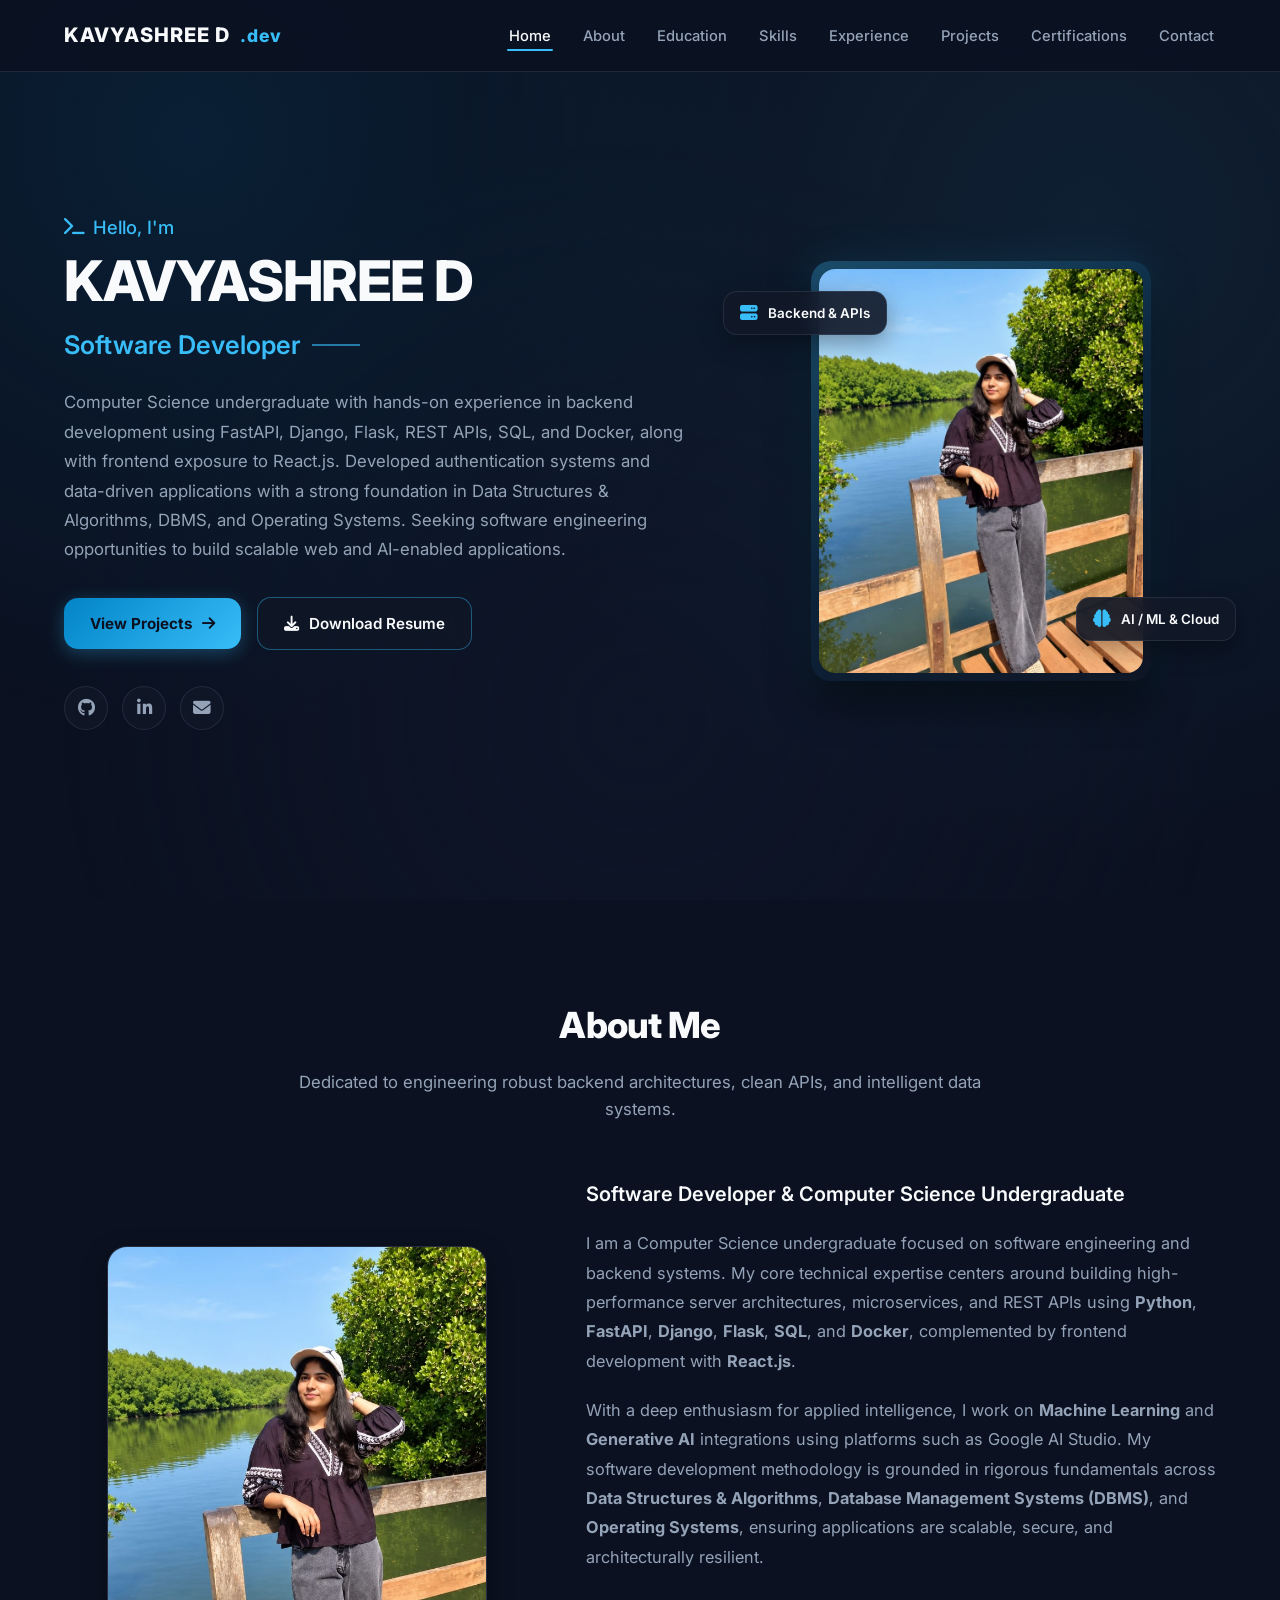
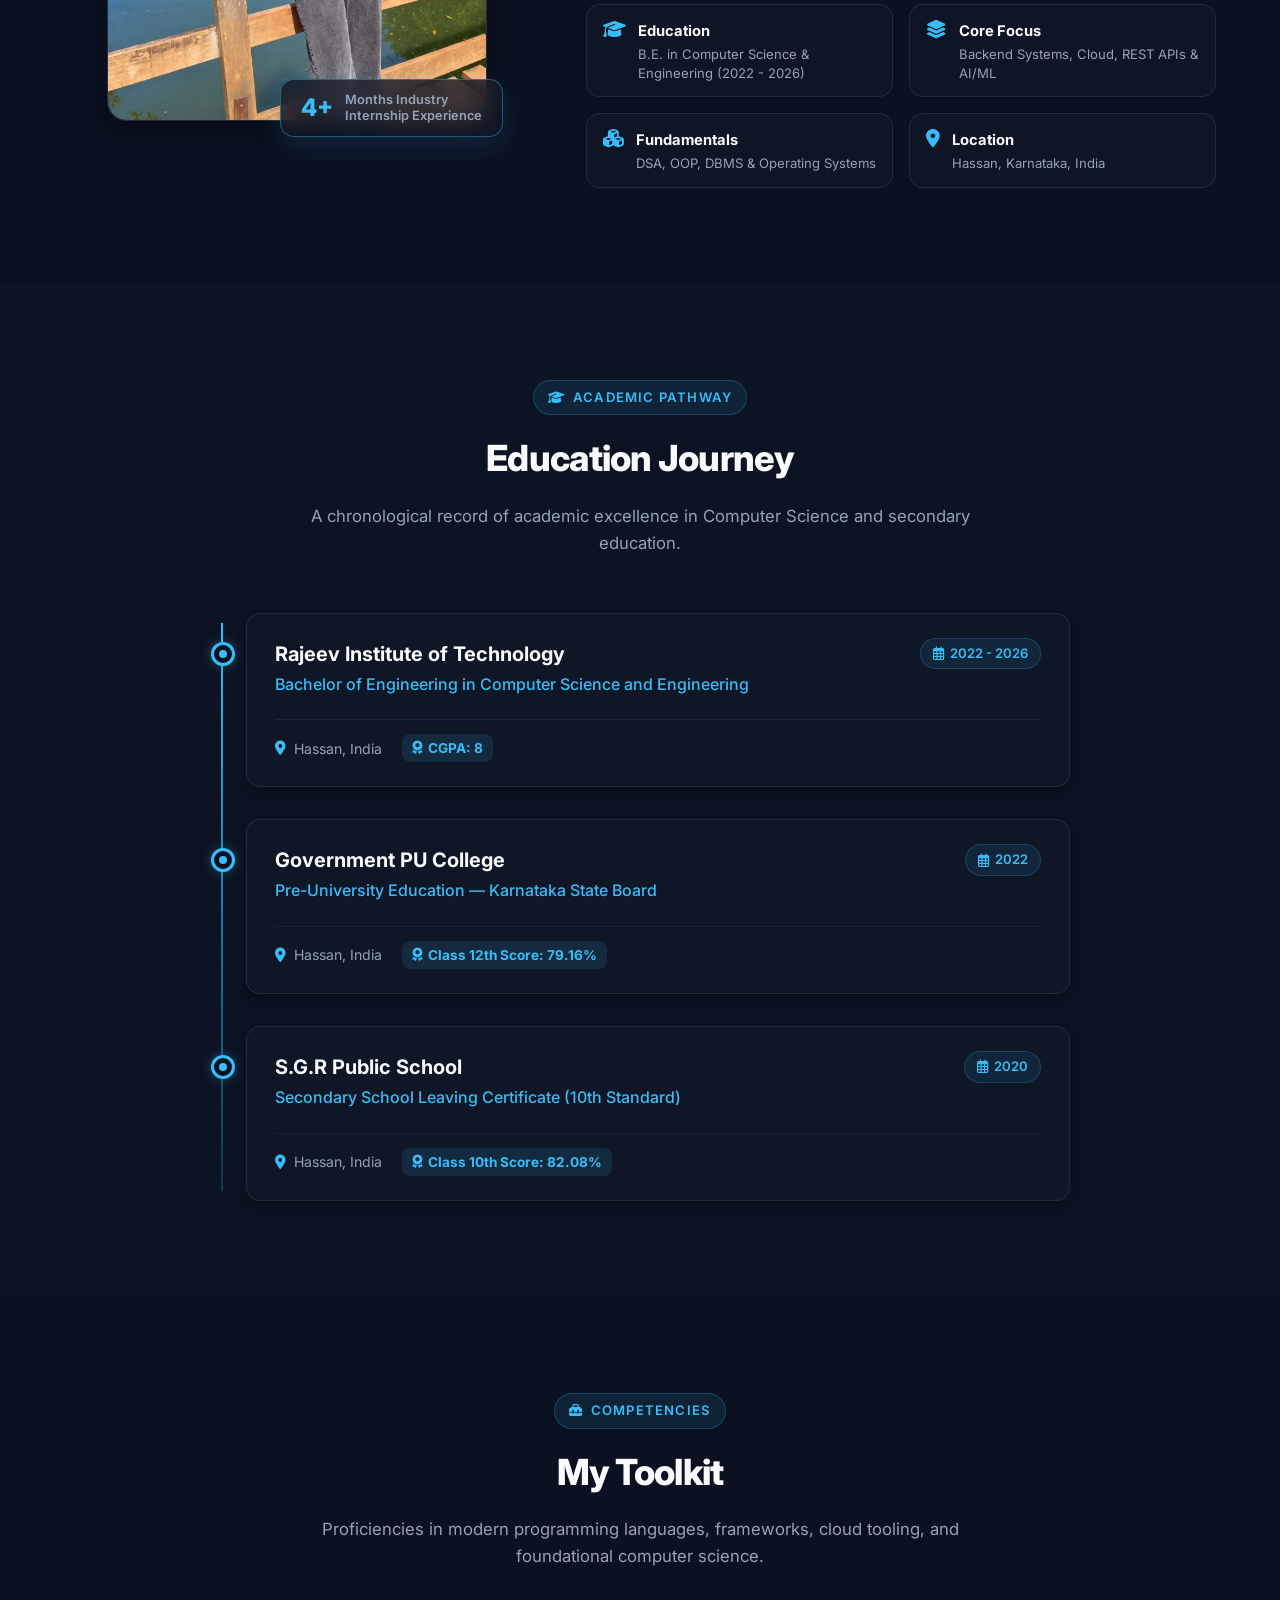
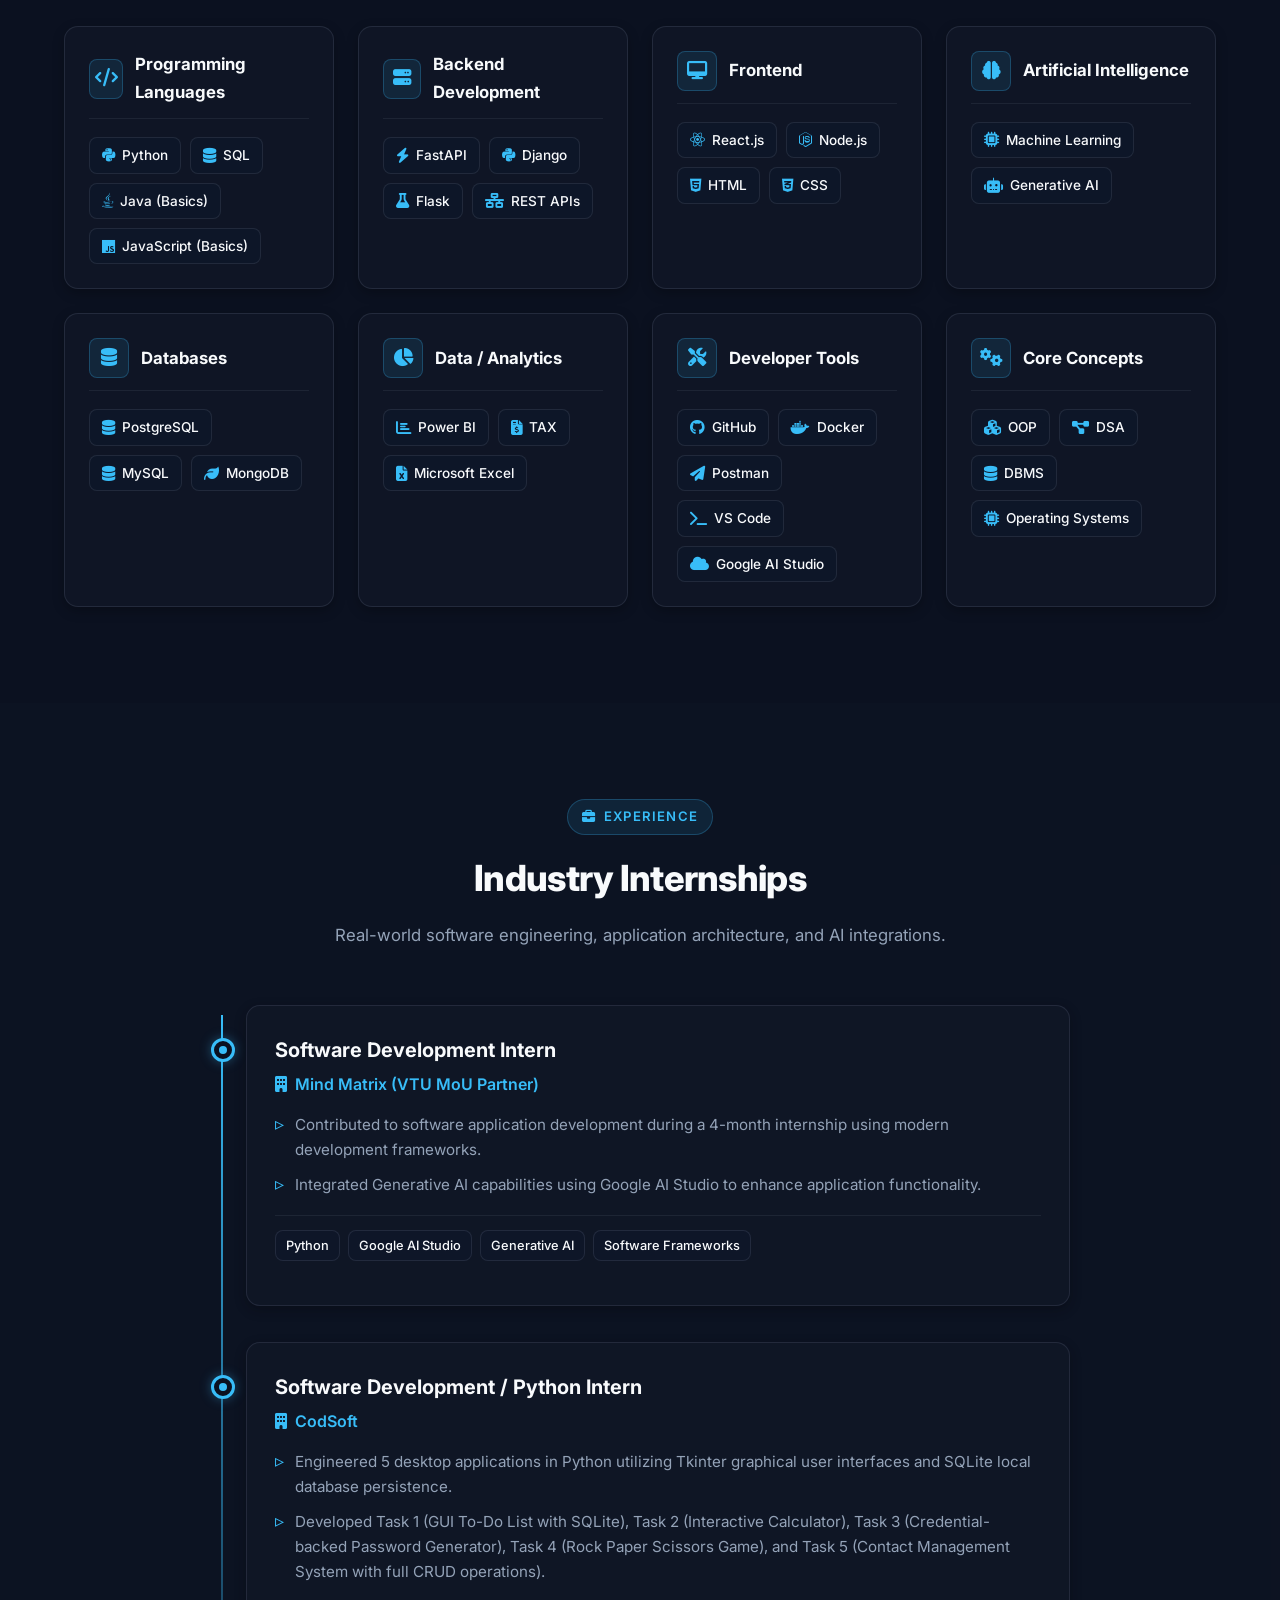
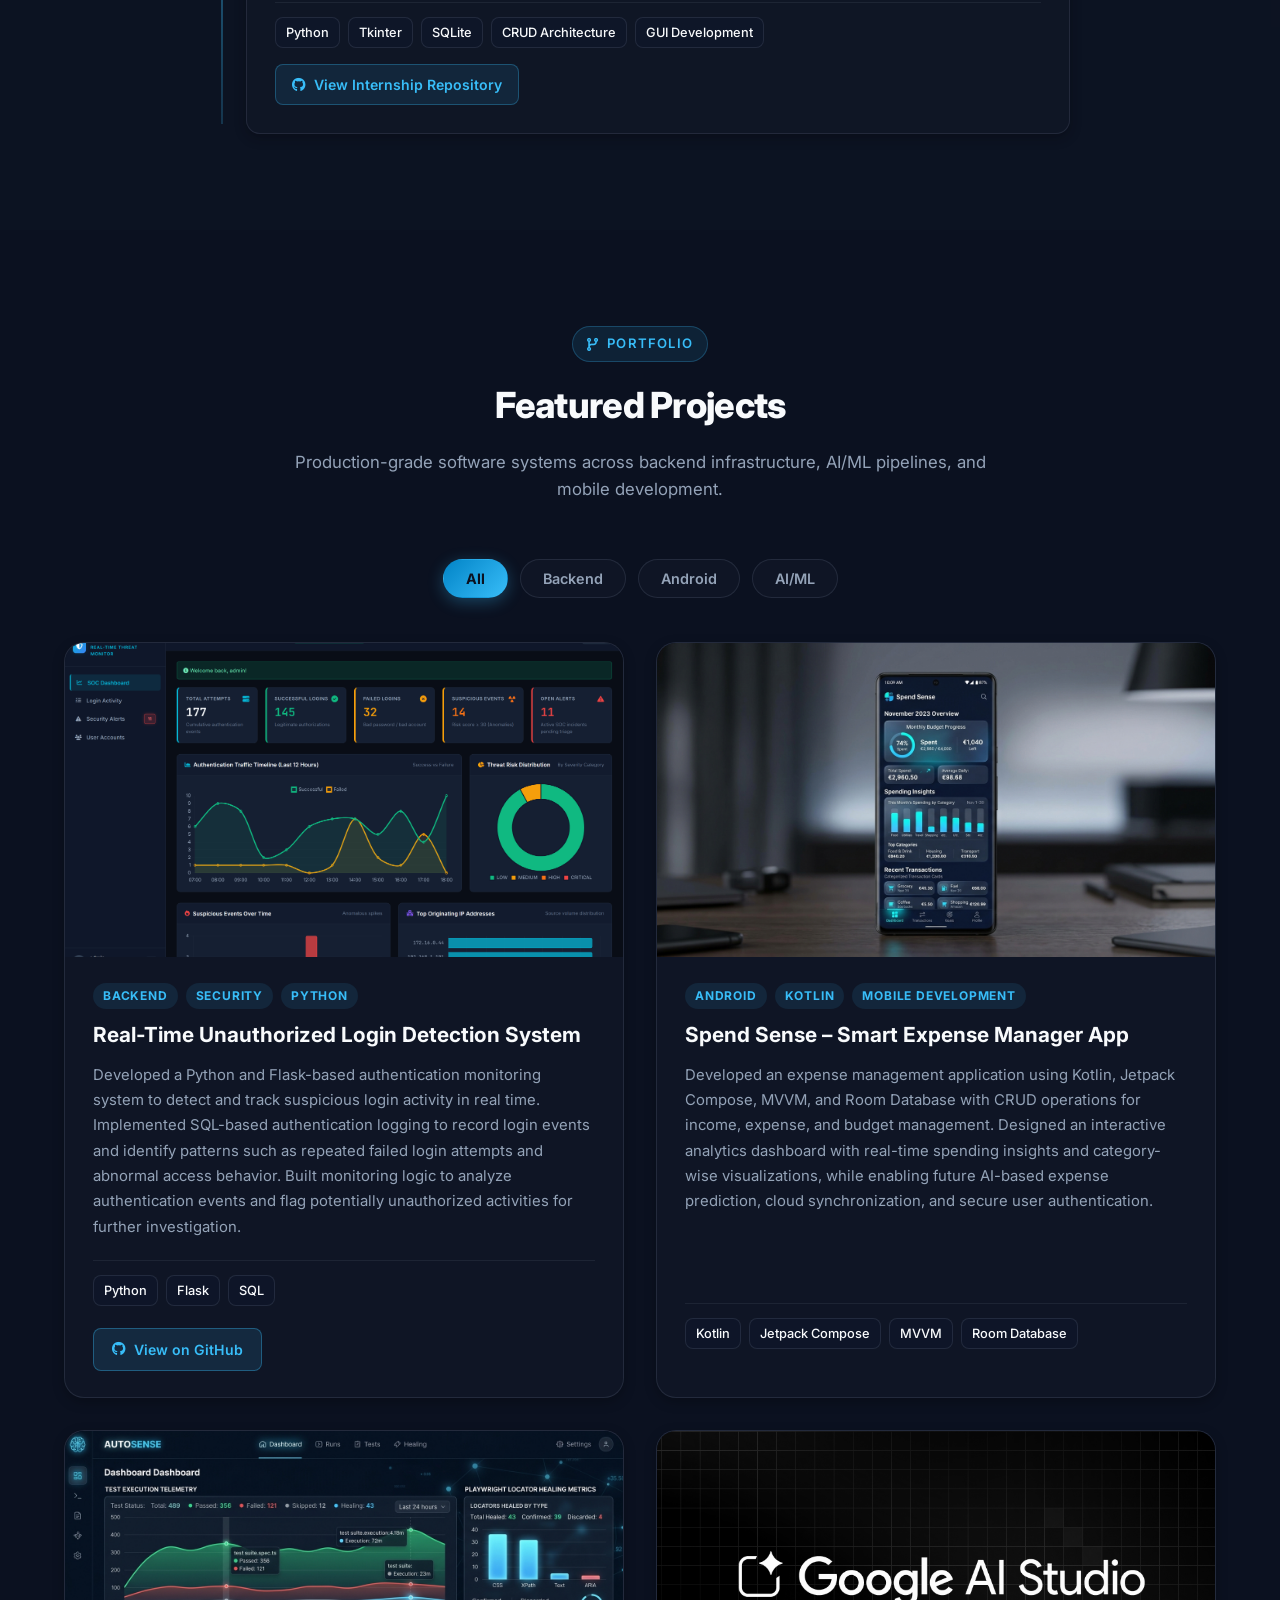
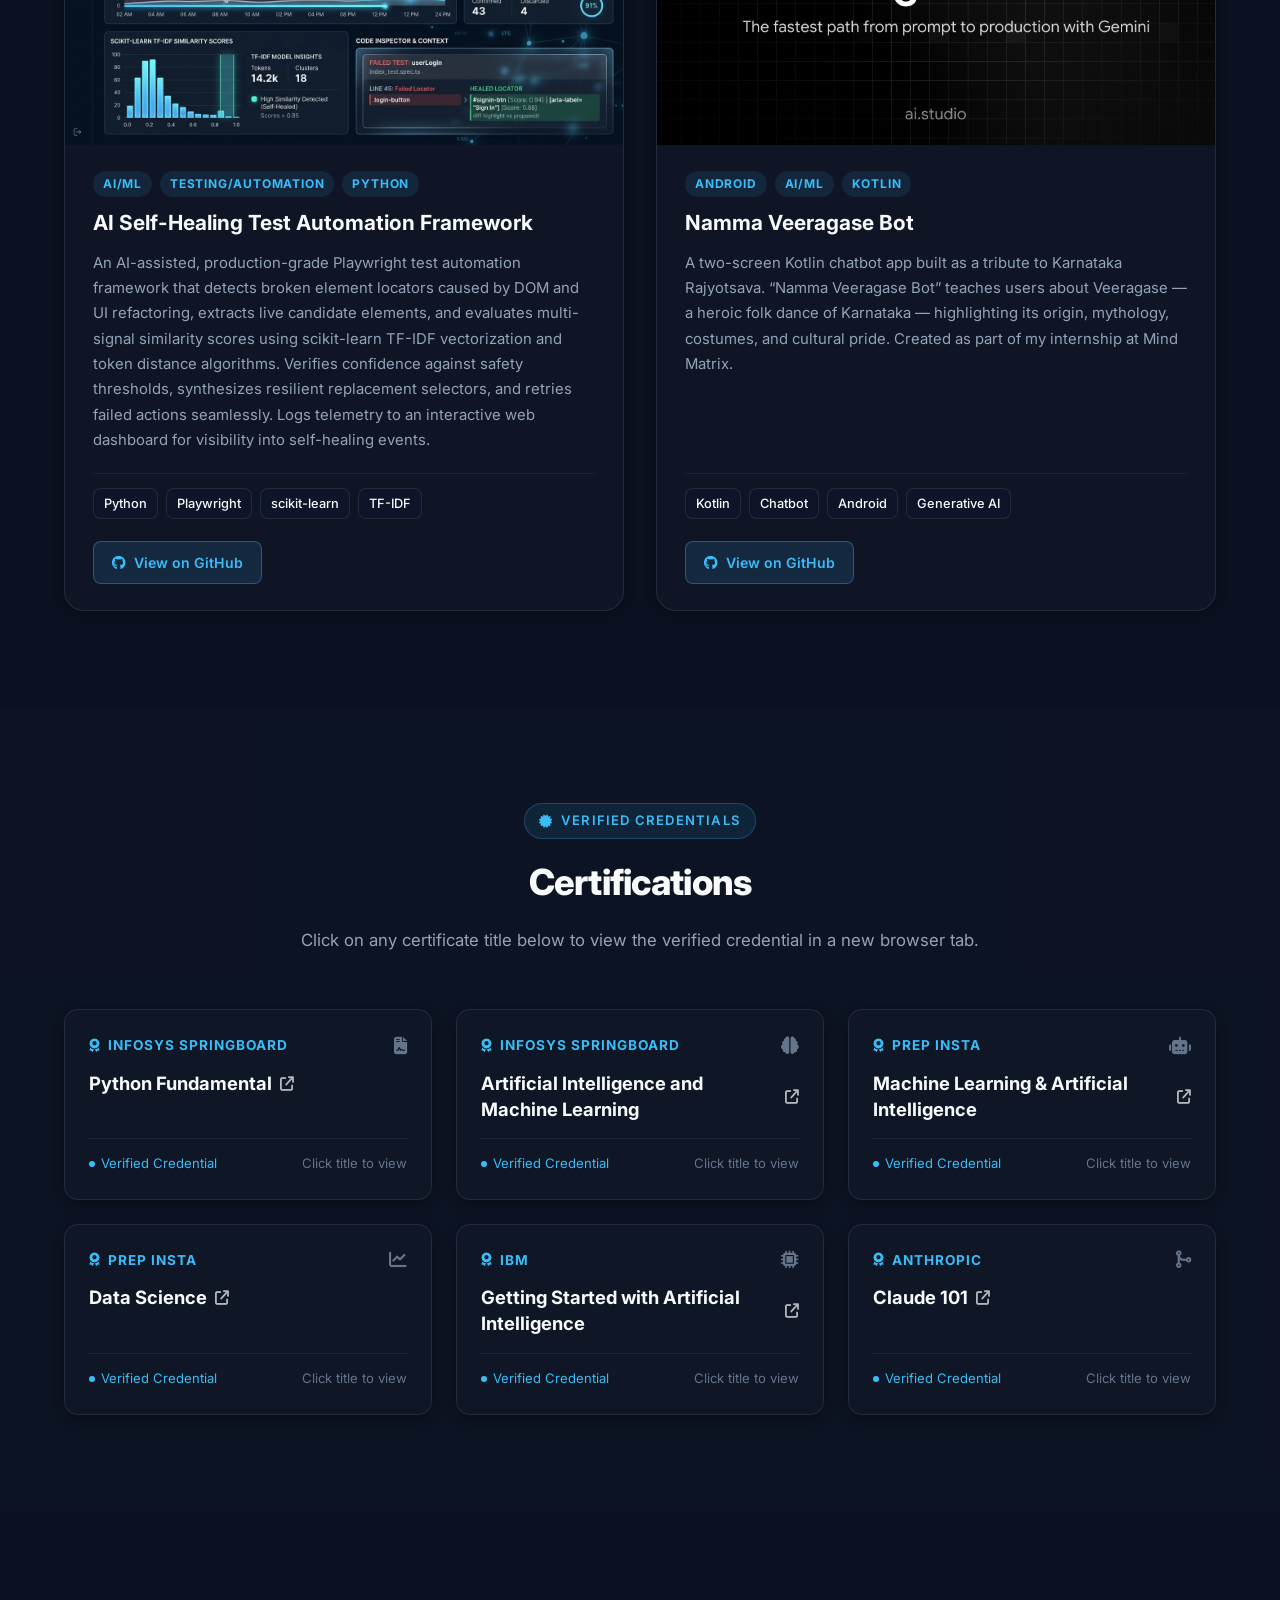
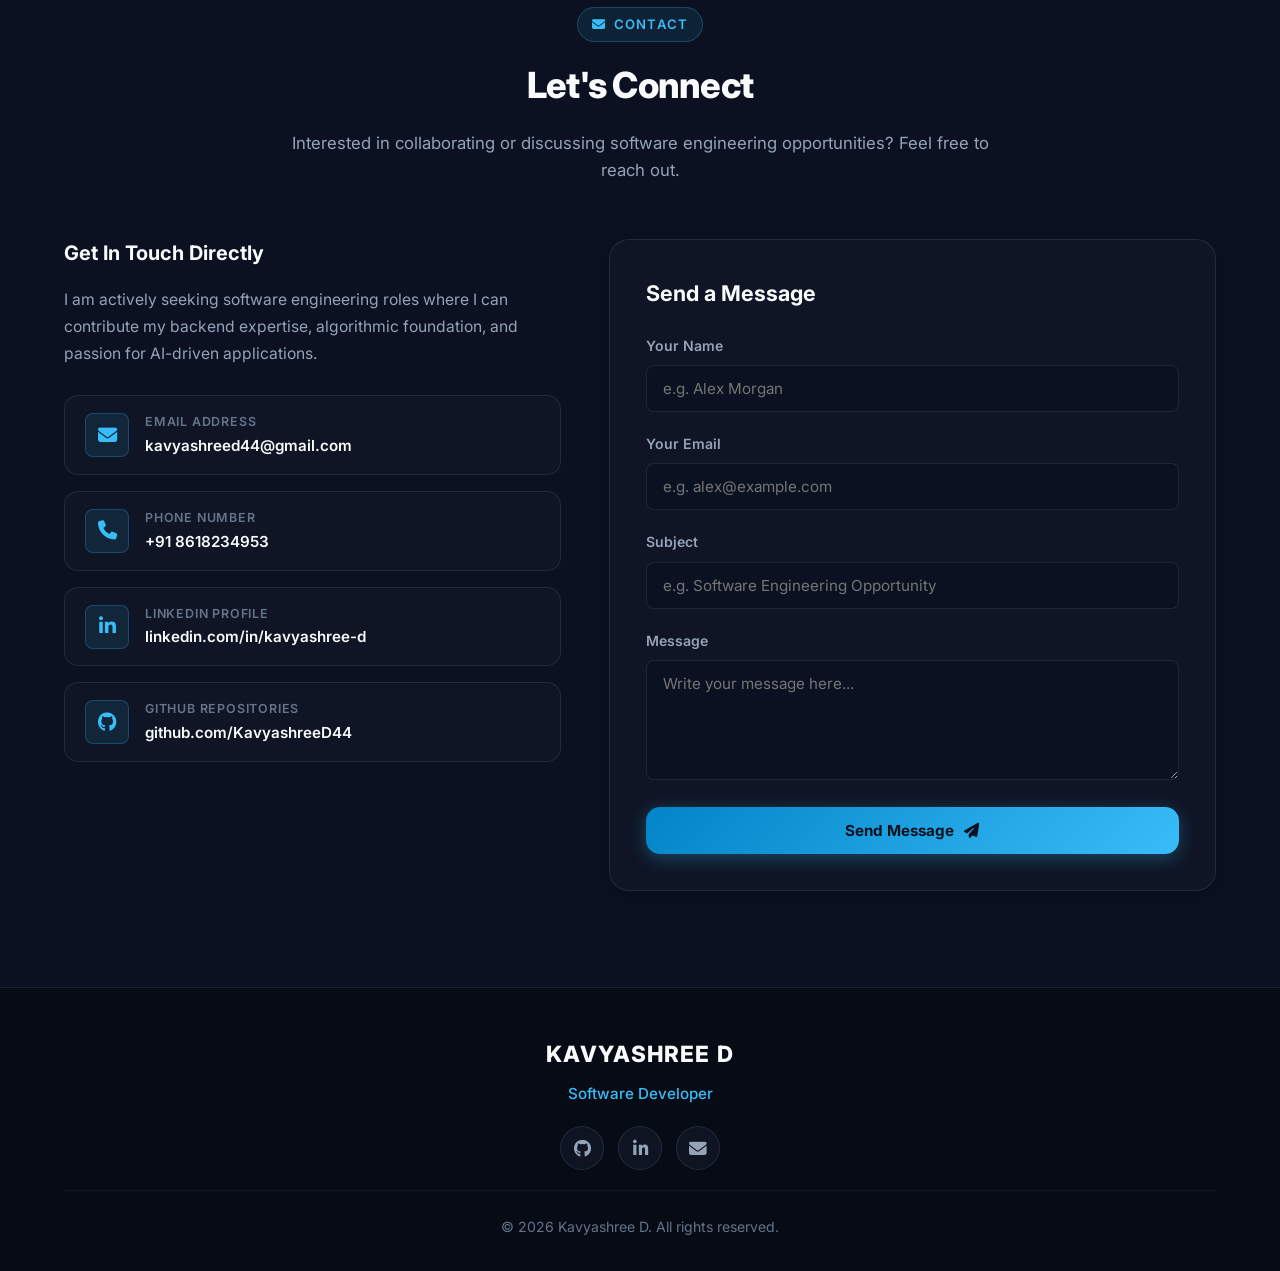
<file: index.html>
<!DOCTYPE html>
<html lang="en">
<head>
  <meta charset="UTF-8" />
  <meta name="viewport" content="width=device-width, initial-scale=1.0" />
  
  <!-- SEO & Professional Metadata -->
  <title>Kavyashree D | Software Developer</title>
  <meta name="description" content="Computer Science undergraduate with hands-on experience in backend development using FastAPI, Django, Flask, REST APIs, SQL, and Docker, along with frontend exposure to React.js. Developed authentication systems and data-driven applications with a strong foundation in Data Structures & Algorithms, DBMS, and Operating Systems. Seeking software engineering opportunities to build scalable web and AI-enabled applications." />
  <meta name="keywords" content="Kavyashree D, Software Developer, Backend Developer, Python, FastAPI, Django, Flask, SQL, Docker, React.js, Machine Learning, Generative AI, Portfolio" />
  <meta name="author" content="Kavyashree D" />
  <meta name="theme-color" content="#0B1120" />

  <!-- Open Graph Metadata -->
  <meta property="og:type" content="website" />
  <meta property="og:title" content="Kavyashree D | Software Developer" />
  <meta property="og:description" content="Computer Science undergraduate specializing in backend architecture, Python, REST APIs, SQL, AI/ML, and scalable web solutions." />
  <meta property="og:image" content="assets/profile.jpg" />

  <!-- Google Fonts: Inter -->
  <link rel="preconnect" href="https://fonts.googleapis.com" />
  <link rel="preconnect" href="https://fonts.gstatic.com" crossorigin />
  <link href="https://fonts.googleapis.com/css2?family=Inter:wght@300;400;500;600;700;800&family=JetBrains+Mono:wght@400;500;600&display=swap" rel="stylesheet" />

  <!-- Font Awesome Icons -->
  <link rel="stylesheet" href="https://cdnjs.cloudflare.com/ajax/libs/font-awesome/6.5.1/css/all.min.css" integrity="sha512-DTOQO9RWCH3ppGqcWaEA1BIZOC6xxalwEsw9c2QQeAIftl+Vegovlnee1c9QX4TctnWMn13TZye+giMm8e2LwA==" crossorigin="anonymous" referrerpolicy="no-referrer" />

  <!-- Favicon -->
  <link rel="icon" type="image/svg+xml" href="data:image/svg+xml,<svg xmlns='http://www.w3.org/2000/svg' viewBox='0 0 100 100'><text y='.9em' font-size='90'>💻</text></svg>" />

  <!-- Stylesheets -->
  <link rel="stylesheet" href="css/style.css" />
  <link rel="stylesheet" href="css/components.css" />
  <link rel="stylesheet" href="css/responsive.css" />
</head>
<body>

  <!-- ==========================================================================
       Navigation Bar
       ========================================================================== -->
  <header class="navbar" id="navbar">
    <div class="container nav-container">
      <a href="#home" class="logo" aria-label="Kavyashree D Portfolio Home">
        <span class="logo-text">KAVYASHREE D</span>
        <span class="logo-badge">.dev</span>
      </a>

      <!-- Desktop & Mobile Navigation Links -->
      <nav>
        <ul class="nav-links" id="nav-links">
          <li><a href="#home" class="nav-link active">Home</a></li>
          <li><a href="#about" class="nav-link">About</a></li>
          <li><a href="#education" class="nav-link">Education</a></li>
          <li><a href="#skills" class="nav-link">Skills</a></li>
          <li><a href="#experience" class="nav-link">Experience</a></li>
          <li><a href="#projects" class="nav-link">Projects</a></li>
          <li><a href="#certifications" class="nav-link">Certifications</a></li>
          <li><a href="#contact" class="nav-link">Contact</a></li>
        </ul>
      </nav>

      <!-- Mobile Hamburger Toggle -->
      <button class="mobile-toggle" id="mobile-toggle" aria-label="Toggle navigation menu" aria-expanded="false" aria-controls="nav-links">
        <span></span>
        <span></span>
        <span></span>
      </button>
    </div>
  </header>

  <!-- ==========================================================================
       Hero Section
       ========================================================================== -->
  <section class="hero-section" id="home">
    <div class="container hero-grid">
      <div class="hero-text-content">
        <span class="hero-greeting"><i class="fas fa-terminal"></i> Hello, I'm</span>
        <h1 class="hero-title">KAVYASHREE D</h1>
        <div class="hero-role">Software Developer</div>
        <p class="hero-summary">
          Computer Science undergraduate with hands-on experience in backend development using FastAPI, Django, Flask, REST APIs, SQL, and Docker, along with frontend exposure to React.js. Developed authentication systems and data-driven applications with a strong foundation in Data Structures & Algorithms, DBMS, and Operating Systems. Seeking software engineering opportunities to build scalable web and AI-enabled applications.
        </p>

        <div class="hero-cta">
          <a href="#projects" class="btn btn-primary" id="hero-view-projects">
            <span>View Projects</span>
            <i class="fas fa-arrow-right"></i>
          </a>
          <a href="assets/Kavyashree-D-Resume.pdf" class="btn btn-outline" id="hero-download-resume" download="Kavyashree-D-Resume.pdf" target="_blank" rel="noopener noreferrer">
            <i class="fas fa-download"></i>
            <span>Download Resume</span>
          </a>
        </div>

        <!-- Social Links -->
        <div class="social-links">
          <a href="https://github.com/KavyashreeD44" class="social-icon-btn" target="_blank" rel="noopener noreferrer" aria-label="GitHub Profile" title="GitHub">
            <i class="fab fa-github"></i>
          </a>
          <a href="https://www.linkedin.com/in/kavyashree-d-924906420/" class="social-icon-btn" target="_blank" rel="noopener noreferrer" aria-label="LinkedIn Profile" title="LinkedIn">
            <i class="fab fa-linkedin-in"></i>
          </a>
          <a href="mailto:kavyashreed44@gmail.com" class="social-icon-btn" aria-label="Send Email" title="Email">
            <i class="fas fa-envelope"></i>
          </a>
        </div>
      </div>

      <!-- Hero Profile Visual -->
      <div class="hero-image-wrapper">
        <div class="floating-badge badge-backend">
          <i class="fas fa-server"></i>
          <span>Backend & APIs</span>
        </div>

        <div class="hero-profile-card">
          <div class="hero-profile-inner">
            <img src="assets/profile.jpg" alt="Kavyashree D - Software Developer" class="hero-profile-img" />
          </div>
        </div>

        <div class="floating-badge badge-ai">
          <i class="fas fa-brain"></i>
          <span>AI / ML & Cloud</span>
        </div>
      </div>
    </div>
  </section>

  <!-- ==========================================================================
       About Me Section
       ========================================================================== -->
  <section class="section" id="about">
    <div class="container">
      <div class="section-header">
        <h2 class="section-title">About Me</h2>
        <p class="section-subtitle">Dedicated to engineering robust backend architectures, clean APIs, and intelligent data systems.</p>
      </div>

      <div class="about-grid">
        <div class="about-img-box">
          <div class="about-img-frame">
            <img src="assets/profile.jpg" alt="Kavyashree D Portrait" />
          </div>
          <div class="about-experience-pill">
            <span class="pill-number">4+</span>
            <span class="pill-text">Months Industry<br />Internship Experience</span>
          </div>
        </div>

        <div class="about-content">
          <h3 class="about-lead">Software Developer & Computer Science Undergraduate</h3>
          <p class="about-text">
            I am a Computer Science undergraduate focused on software engineering and backend systems. My core technical expertise centers around building high-performance server architectures, microservices, and REST APIs using <strong>Python</strong>, <strong>FastAPI</strong>, <strong>Django</strong>, <strong>Flask</strong>, <strong>SQL</strong>, and <strong>Docker</strong>, complemented by frontend development with <strong>React.js</strong>.
          </p>
          <p class="about-text">
            With a deep enthusiasm for applied intelligence, I work on <strong>Machine Learning</strong> and <strong>Generative AI</strong> integrations using platforms such as Google AI Studio. My software development methodology is grounded in rigorous fundamentals across <strong>Data Structures & Algorithms</strong>, <strong>Database Management Systems (DBMS)</strong>, and <strong>Operating Systems</strong>, ensuring applications are scalable, secure, and architecturally resilient.
          </p>

          <div class="about-highlights">
            <div class="highlight-item">
              <i class="fas fa-graduation-cap"></i>
              <div>
                <h4>Education</h4>
                <p>B.E. in Computer Science & Engineering (2022 - 2026)</p>
              </div>
            </div>
            <div class="highlight-item">
              <i class="fas fa-layer-group"></i>
              <div>
                <h4>Core Focus</h4>
                <p>Backend Systems, Cloud, REST APIs & AI/ML</p>
              </div>
            </div>
            <div class="highlight-item">
              <i class="fas fa-cubes"></i>
              <div>
                <h4>Fundamentals</h4>
                <p>DSA, OOP, DBMS & Operating Systems</p>
              </div>
            </div>
            <div class="highlight-item">
              <i class="fas fa-map-marker-alt"></i>
              <div>
                <h4>Location</h4>
                <p>Hassan, Karnataka, India</p>
              </div>
            </div>
          </div>
        </div>
      </div>
    </div>
  </section>

  <!-- ==========================================================================
       Education Section
       ========================================================================== -->
  <section class="section" id="education" style="background: rgba(17, 24, 39, 0.4);">
    <div class="container">
      <div class="section-header">
        <span class="section-tag"><i class="fas fa-graduation-cap"></i> Academic Pathway</span>
        <h2 class="section-title">Education Journey</h2>
        <p class="section-subtitle">A chronological record of academic excellence in Computer Science and secondary education.</p>
      </div>

      <div class="education-timeline">
        <!-- Education 1 -->
        <div class="timeline-card">
          <div class="timeline-node"><div class="timeline-node-inner"></div></div>
          <div class="timeline-header">
            <div>
              <h3 class="timeline-institute">Rajeev Institute of Technology</h3>
              <div class="timeline-degree">Bachelor of Engineering in Computer Science and Engineering</div>
            </div>
            <span class="timeline-badge"><i class="far fa-calendar-alt"></i> 2022 - 2026</span>
          </div>
          <div class="timeline-meta">
            <span class="meta-item"><i class="fas fa-map-marker-alt"></i> Hassan, India</span>
            <span class="score-badge"><i class="fas fa-award"></i> CGPA: 8</span>
          </div>
        </div>

        <!-- Education 2 -->
        <div class="timeline-card">
          <div class="timeline-node"><div class="timeline-node-inner"></div></div>
          <div class="timeline-header">
            <div>
              <h3 class="timeline-institute">Government PU College</h3>
              <div class="timeline-degree">Pre-University Education — Karnataka State Board</div>
            </div>
            <span class="timeline-badge"><i class="far fa-calendar-alt"></i> 2022</span>
          </div>
          <div class="timeline-meta">
            <span class="meta-item"><i class="fas fa-map-marker-alt"></i> Hassan, India</span>
            <span class="score-badge"><i class="fas fa-award"></i> Class 12th Score: 79.16%</span>
          </div>
        </div>

        <!-- Education 3 -->
        <div class="timeline-card">
          <div class="timeline-node"><div class="timeline-node-inner"></div></div>
          <div class="timeline-header">
            <div>
              <h3 class="timeline-institute">S.G.R Public School</h3>
              <div class="timeline-degree">Secondary School Leaving Certificate (10th Standard)</div>
            </div>
            <span class="timeline-badge"><i class="far fa-calendar-alt"></i> 2020</span>
          </div>
          <div class="timeline-meta">
            <span class="meta-item"><i class="fas fa-map-marker-alt"></i> Hassan, India</span>
            <span class="score-badge"><i class="fas fa-award"></i> Class 10th Score: 82.08%</span>
          </div>
        </div>
      </div>
    </div>
  </section>

  <!-- ==========================================================================
       Technical Skills — "My Toolkit"
       ========================================================================== -->
  <section class="section" id="skills">
    <div class="container">
      <div class="section-header">
        <span class="section-tag"><i class="fas fa-toolbox"></i> Competencies</span>
        <h2 class="section-title">My Toolkit</h2>
        <p class="section-subtitle">Proficiencies in modern programming languages, frameworks, cloud tooling, and foundational computer science.</p>
      </div>

      <div class="skills-grid">
        <!-- 1. Programming Languages -->
        <div class="skill-category-card">
          <div class="skill-cat-header">
            <div class="skill-cat-icon"><i class="fas fa-code"></i></div>
            <h3 class="skill-cat-title">Programming Languages</h3>
          </div>
          <div class="skill-items">
            <span class="skill-pill"><i class="fab fa-python"></i> Python</span>
            <span class="skill-pill"><i class="fas fa-database"></i> SQL</span>
            <span class="skill-pill"><i class="fab fa-java"></i> Java (Basics)</span>
            <span class="skill-pill"><i class="fab fa-js"></i> JavaScript (Basics)</span>
          </div>
        </div>

        <!-- 2. Backend Development -->
        <div class="skill-category-card">
          <div class="skill-cat-header">
            <div class="skill-cat-icon"><i class="fas fa-server"></i></div>
            <h3 class="skill-cat-title">Backend Development</h3>
          </div>
          <div class="skill-items">
            <span class="skill-pill"><i class="fas fa-bolt"></i> FastAPI</span>
            <span class="skill-pill"><i class="fab fa-python"></i> Django</span>
            <span class="skill-pill"><i class="fas fa-flask"></i> Flask</span>
            <span class="skill-pill"><i class="fas fa-network-wired"></i> REST APIs</span>
          </div>
        </div>

        <!-- 3. Frontend -->
        <div class="skill-category-card">
          <div class="skill-cat-header">
            <div class="skill-cat-icon"><i class="fas fa-desktop"></i></div>
            <h3 class="skill-cat-title">Frontend</h3>
          </div>
          <div class="skill-items">
            <span class="skill-pill"><i class="fab fa-react"></i> React.js</span>
            <span class="skill-pill"><i class="fab fa-node-js"></i> Node.js</span>
            <span class="skill-pill"><i class="fab fa-html5"></i> HTML</span>
            <span class="skill-pill"><i class="fab fa-css3-alt"></i> CSS</span>
          </div>
        </div>

        <!-- 4. Artificial Intelligence -->
        <div class="skill-category-card">
          <div class="skill-cat-header">
            <div class="skill-cat-icon"><i class="fas fa-brain"></i></div>
            <h3 class="skill-cat-title">Artificial Intelligence</h3>
          </div>
          <div class="skill-items">
            <span class="skill-pill"><i class="fas fa-microchip"></i> Machine Learning</span>
            <span class="skill-pill"><i class="fas fa-robot"></i> Generative AI</span>
          </div>
        </div>

        <!-- 5. Databases -->
        <div class="skill-category-card">
          <div class="skill-cat-header">
            <div class="skill-cat-icon"><i class="fas fa-database"></i></div>
            <h3 class="skill-cat-title">Databases</h3>
          </div>
          <div class="skill-items">
            <span class="skill-pill"><i class="fas fa-database"></i> PostgreSQL</span>
            <span class="skill-pill"><i class="fas fa-database"></i> MySQL</span>
            <span class="skill-pill"><i class="fas fa-leaf"></i> MongoDB</span>
          </div>
        </div>

        <!-- 6. Data / Analytics -->
        <div class="skill-category-card">
          <div class="skill-cat-header">
            <div class="skill-cat-icon"><i class="fas fa-chart-pie"></i></div>
            <h3 class="skill-cat-title">Data / Analytics</h3>
          </div>
          <div class="skill-items">
            <span class="skill-pill"><i class="fas fa-chart-bar"></i> Power BI</span>
            <span class="skill-pill"><i class="fas fa-file-invoice-dollar"></i> TAX</span>
            <span class="skill-pill"><i class="fas fa-file-excel"></i> Microsoft Excel</span>
          </div>
        </div>

        <!-- 7. Developer Tools -->
        <div class="skill-category-card">
          <div class="skill-cat-header">
            <div class="skill-cat-icon"><i class="fas fa-tools"></i></div>
            <h3 class="skill-cat-title">Developer Tools</h3>
          </div>
          <div class="skill-items">
            <span class="skill-pill"><i class="fab fa-github"></i> GitHub</span>
            <span class="skill-pill"><i class="fab fa-docker"></i> Docker</span>
            <span class="skill-pill"><i class="fas fa-paper-plane"></i> Postman</span>
            <span class="skill-pill"><i class="fas fa-terminal"></i> VS Code</span>
            <span class="skill-pill"><i class="fas fa-cloud"></i> Google AI Studio</span>
          </div>
        </div>

        <!-- 8. Core Concepts -->
        <div class="skill-category-card">
          <div class="skill-cat-header">
            <div class="skill-cat-icon"><i class="fas fa-cogs"></i></div>
            <h3 class="skill-cat-title">Core Concepts</h3>
          </div>
          <div class="skill-items">
            <span class="skill-pill"><i class="fas fa-cubes"></i> OOP</span>
            <span class="skill-pill"><i class="fas fa-project-diagram"></i> DSA</span>
            <span class="skill-pill"><i class="fas fa-database"></i> DBMS</span>
            <span class="skill-pill"><i class="fas fa-microchip"></i> Operating Systems</span>
          </div>
        </div>
      </div>
    </div>
  </section>

  <!-- ==========================================================================
       Experience / Internships
       ========================================================================== -->
  <section class="section" id="experience" style="background: rgba(17, 24, 39, 0.4);">
    <div class="container">
      <div class="section-header">
        <span class="section-tag"><i class="fas fa-briefcase"></i> Experience</span>
        <h2 class="section-title">Industry Internships</h2>
        <p class="section-subtitle">Real-world software engineering, application architecture, and AI integrations.</p>
      </div>

      <div class="experience-timeline">
        <!-- Internship 1: Mind Matrix -->
        <div class="exp-card">
          <div class="exp-node"><div class="exp-node-inner"></div></div>
          <div class="exp-header">
            <h3 class="exp-role">Software Development Intern</h3>
            <div class="exp-company"><i class="fas fa-building"></i> Mind Matrix (VTU MoU Partner)</div>
          </div>
          <ul class="exp-list">
            <li>Contributed to software application development during a 4-month internship using modern development frameworks.</li>
            <li>Integrated Generative AI capabilities using Google AI Studio to enhance application functionality.</li>
          </ul>
          <div class="exp-tech-tags">
            <span class="tech-badge">Python</span>
            <span class="tech-badge">Google AI Studio</span>
            <span class="tech-badge">Generative AI</span>
            <span class="tech-badge">Software Frameworks</span>
          </div>
        </div>

        <!-- Internship 2: CodSoft -->
        <div class="exp-card">
          <div class="exp-node"><div class="exp-node-inner"></div></div>
          <div class="exp-header">
            <h3 class="exp-role">Software Development / Python Intern</h3>
            <div class="exp-company"><i class="fas fa-building"></i> CodSoft</div>
          </div>
          <ul class="exp-list">
            <li>Engineered 5 desktop applications in Python utilizing Tkinter graphical user interfaces and SQLite local database persistence.</li>
            <li>Developed Task 1 (GUI To-Do List with SQLite), Task 2 (Interactive Calculator), Task 3 (Credential-backed Password Generator), Task 4 (Rock Paper Scissors Game), and Task 5 (Contact Management System with full CRUD operations).</li>
          </ul>
          <div class="exp-tech-tags">
            <span class="tech-badge">Python</span>
            <span class="tech-badge">Tkinter</span>
            <span class="tech-badge">SQLite</span>
            <span class="tech-badge">CRUD Architecture</span>
            <span class="tech-badge">GUI Development</span>
          </div>
          <a href="https://github.com/KavyashreeD44/CODSOFT-INTERSHIP" target="_blank" rel="noopener noreferrer" class="exp-btn">
            <i class="fab fa-github"></i>
            <span>View Internship Repository</span>
          </a>
        </div>
      </div>
    </div>
  </section>

  <!-- ==========================================================================
       Featured Projects & Filter
       ========================================================================== -->
  <section class="section" id="projects">
    <div class="container">
      <div class="section-header">
        <span class="section-tag"><i class="fas fa-code-branch"></i> Portfolio</span>
        <h2 class="section-title">Featured Projects</h2>
        <p class="section-subtitle">Production-grade software systems across backend infrastructure, AI/ML pipelines, and mobile development.</p>
      </div>

      <!-- Project Category Filters -->
      <div class="project-filters">
        <button type="button" class="filter-btn active" data-filter="all">All</button>
        <button type="button" class="filter-btn" data-filter="backend">Backend</button>
        <button type="button" class="filter-btn" data-filter="android">Android</button>
        <button type="button" class="filter-btn" data-filter="ai-ml">AI/ML</button>
      </div>

      <!-- Exactly 4 Projects in Exact Order -->
      <div class="projects-grid">
        <!-- PROJECT 1: Real-Time Unauthorized Login Detection System -->
        <article class="project-card" data-category="backend">
          <div class="project-thumb-wrapper">
            <img src="assets/projects/unauthorized-login.png" alt="Real-Time Unauthorized Login Detection System Dashboard" class="project-thumb" />
          </div>
          <div class="project-body">
            <div class="project-categories">
              <span class="project-tag">Backend</span>
              <span class="project-tag">Security</span>
              <span class="project-tag">Python</span>
            </div>
            <h3 class="project-title">Real-Time Unauthorized Login Detection System</h3>
            <p class="project-desc">
              Developed a Python and Flask-based authentication monitoring system to detect and track suspicious login activity in real time. Implemented SQL-based authentication logging to record login events and identify patterns such as repeated failed login attempts and abnormal access behavior. Built monitoring logic to analyze authentication events and flag potentially unauthorized activities for further investigation.
            </p>
            <div class="project-tech">
              <span class="tech-badge">Python</span>
              <span class="tech-badge">Flask</span>
              <span class="tech-badge">SQL</span>
            </div>
            <div class="project-actions">
              <a href="https://github.com/KavyashreeD44/real-time-unauthorized-login-detection" target="_blank" rel="noopener noreferrer" class="project-btn project-btn-primary" aria-label="View Unauthorized Login Detection System on GitHub">
                <i class="fab fa-github"></i>
                <span>View on GitHub</span>
              </a>
            </div>
          </div>
        </article>

        <!-- PROJECT 2: Spend Sense – Smart Expense Manager App -->
        <article class="project-card" data-category="android">
          <div class="project-thumb-wrapper">
            <img src="assets/projects/spend-sense.png" alt="Spend Sense Android Expense Manager App Interface" class="project-thumb" />
          </div>
          <div class="project-body">
            <div class="project-categories">
              <span class="project-tag">Android</span>
              <span class="project-tag">Kotlin</span>
              <span class="project-tag">Mobile Development</span>
            </div>
            <h3 class="project-title">Spend Sense – Smart Expense Manager App</h3>
            <p class="project-desc">
              Developed an expense management application using Kotlin, Jetpack Compose, MVVM, and Room Database with CRUD operations for income, expense, and budget management. Designed an interactive analytics dashboard with real-time spending insights and category-wise visualizations, while enabling future AI-based expense prediction, cloud synchronization, and secure user authentication.
            </p>
            <div class="project-tech">
              <span class="tech-badge">Kotlin</span>
              <span class="tech-badge">Jetpack Compose</span>
              <span class="tech-badge">MVVM</span>
              <span class="tech-badge">Room Database</span>
            </div>
            <!-- Genuine Project: Local source, no fake demo links -->
          </div>
        </article>

        <!-- PROJECT 3: AI Self-Healing Test Automation Framework -->
        <article class="project-card" data-category="ai-ml">
          <div class="project-thumb-wrapper">
            <img src="assets/projects/ai-self-healing.png" alt="AI Self-Healing Test Automation Framework Dashboard" class="project-thumb" />
          </div>
          <div class="project-body">
            <div class="project-categories">
              <span class="project-tag">AI/ML</span>
              <span class="project-tag">Testing/Automation</span>
              <span class="project-tag">Python</span>
            </div>
            <h3 class="project-title">AI Self-Healing Test Automation Framework</h3>
            <p class="project-desc">
              An AI-assisted, production-grade Playwright test automation framework that detects broken element locators caused by DOM and UI refactoring, extracts live candidate elements, and evaluates multi-signal similarity scores using scikit-learn TF-IDF vectorization and token distance algorithms. Verifies confidence against safety thresholds, synthesizes resilient replacement selectors, and retries failed actions seamlessly. Logs telemetry to an interactive web dashboard for visibility into self-healing events.
            </p>
            <div class="project-tech">
              <span class="tech-badge">Python</span>
              <span class="tech-badge">Playwright</span>
              <span class="tech-badge">scikit-learn</span>
              <span class="tech-badge">TF-IDF</span>
            </div>
            <div class="project-actions">
              <a href="https://github.com/KavyashreeD44/ai-self-healing-test-framework" target="_blank" rel="noopener noreferrer" class="project-btn project-btn-primary" aria-label="View AI Self-Healing Test Framework on GitHub">
                <i class="fab fa-github"></i>
                <span>View on GitHub</span>
              </a>
            </div>
          </div>
        </article>

        <!-- PROJECT 4: Namma Veeragase Bot -->
        <article class="project-card" data-category="android ai-ml">
          <div class="project-thumb-wrapper">
            <img src="assets/projects/namma-veeragase.png" alt="Namma Veeragase Bot Application" class="project-thumb" />
          </div>
          <div class="project-body">
            <div class="project-categories">
              <span class="project-tag">Android</span>
              <span class="project-tag">AI/ML</span>
              <span class="project-tag">Kotlin</span>
            </div>
            <h3 class="project-title">Namma Veeragase Bot</h3>
            <p class="project-desc">
              A two-screen Kotlin chatbot app built as a tribute to Karnataka Rajyotsava. “Namma Veeragase Bot” teaches users about Veeragase — a heroic folk dance of Karnataka — highlighting its origin, mythology, costumes, and cultural pride. Created as part of my internship at Mind Matrix.
            </p>
            <div class="project-tech">
              <span class="tech-badge">Kotlin</span>
              <span class="tech-badge">Chatbot</span>
              <span class="tech-badge">Android</span>
              <span class="tech-badge">Generative AI</span>
            </div>
            <div class="project-actions">
              <a href="https://github.com/KavyashreeD44/Namma-Veeragase-Bot" target="_blank" rel="noopener noreferrer" class="project-btn project-btn-primary" aria-label="View Namma Veeragase Bot on GitHub">
                <i class="fab fa-github"></i>
                <span>View on GitHub</span>
              </a>
            </div>
          </div>
        </article>
      </div>
    </div>
  </section>

  <!-- ==========================================================================
       Certifications (Clickable Certificate Name, Zero Raw URL in UI)
       ========================================================================== -->
  <section class="section" id="certifications" style="background: rgba(17, 24, 39, 0.4);">
    <div class="container">
      <div class="section-header">
        <span class="section-tag"><i class="fas fa-certificate"></i> Verified Credentials</span>
        <h2 class="section-title">Certifications</h2>
        <p class="section-subtitle">Click on any certificate title below to view the verified credential in a new browser tab.</p>
      </div>

      <div class="certifications-grid">
        <!-- CERTIFICATE 1 -->
        <div class="cert-card">
          <div>
            <div class="cert-header">
              <span class="cert-provider"><i class="fas fa-award"></i> Infosys Springboard</span>
              <i class="fas fa-file-contract cert-icon"></i>
            </div>
            <a href="https://drive.google.com/file/d/1NGDoiIVmtbpx2ZKHRJlDQ-u1YEPj4Kq6/view?usp=drivesdk" target="_blank" rel="noopener noreferrer" class="cert-name-link" aria-label="View Python Fundamental Certificate by Infosys Springboard">
              <span>Python Fundamental</span>
              <i class="fas fa-arrow-up-right-from-square"></i>
            </a>
          </div>
          <div class="cert-footer">
            <span class="cert-status">Verified Credential</span>
            <span>Click title to view</span>
          </div>
        </div>

        <!-- CERTIFICATE 2 -->
        <div class="cert-card">
          <div>
            <div class="cert-header">
              <span class="cert-provider"><i class="fas fa-award"></i> Infosys Springboard</span>
              <i class="fas fa-brain cert-icon"></i>
            </div>
            <a href="https://drive.google.com/file/d/1VGB_Y8NiOHV8v8C7UVDFkMH1k60hQBDI/view?usp=drivesdk" target="_blank" rel="noopener noreferrer" class="cert-name-link" aria-label="View Artificial Intelligence and Machine Learning Certificate by Infosys Springboard">
              <span>Artificial Intelligence and Machine Learning</span>
              <i class="fas fa-arrow-up-right-from-square"></i>
            </a>
          </div>
          <div class="cert-footer">
            <span class="cert-status">Verified Credential</span>
            <span>Click title to view</span>
          </div>
        </div>

        <!-- CERTIFICATE 3 -->
        <div class="cert-card">
          <div>
            <div class="cert-header">
              <span class="cert-provider"><i class="fas fa-award"></i> Prep Insta</span>
              <i class="fas fa-robot cert-icon"></i>
            </div>
            <a href="https://drive.google.com/file/d/1tFQg_a4Q3Gdqp44UwW6WiOUgD5tF__Ik/view?usp=drivesdk" target="_blank" rel="noopener noreferrer" class="cert-name-link" aria-label="View Machine Learning & Artificial Intelligence Certificate by Prep Insta">
              <span>Machine Learning & Artificial Intelligence</span>
              <i class="fas fa-arrow-up-right-from-square"></i>
            </a>
          </div>
          <div class="cert-footer">
            <span class="cert-status">Verified Credential</span>
            <span>Click title to view</span>
          </div>
        </div>

        <!-- CERTIFICATE 4 -->
        <div class="cert-card">
          <div>
            <div class="cert-header">
              <span class="cert-provider"><i class="fas fa-award"></i> Prep Insta</span>
              <i class="fas fa-chart-line cert-icon"></i>
            </div>
            <a href="https://drive.google.com/file/d/1O2QDF8t15suPXTWgHOz3Qx7gF3l-RaTu/view?usp=drivesdk" target="_blank" rel="noopener noreferrer" class="cert-name-link" aria-label="View Data Science Certificate by Prep Insta">
              <span>Data Science</span>
              <i class="fas fa-arrow-up-right-from-square"></i>
            </a>
          </div>
          <div class="cert-footer">
            <span class="cert-status">Verified Credential</span>
            <span>Click title to view</span>
          </div>
        </div>

        <!-- CERTIFICATE 5 -->
        <div class="cert-card">
          <div>
            <div class="cert-header">
              <span class="cert-provider"><i class="fas fa-award"></i> IBM</span>
              <i class="fas fa-microchip cert-icon"></i>
            </div>
            <a href="https://drive.google.com/file/d/1U3vYINd7wvHoc78iHX6GitUHCKfwciwE/view?usp=drivesdk" target="_blank" rel="noopener noreferrer" class="cert-name-link" aria-label="View Getting Started with Artificial Intelligence Certificate by IBM">
              <span>Getting Started with Artificial Intelligence</span>
              <i class="fas fa-arrow-up-right-from-square"></i>
            </a>
          </div>
          <div class="cert-footer">
            <span class="cert-status">Verified Credential</span>
            <span>Click title to view</span>
          </div>
        </div>

        <!-- CERTIFICATE 6 -->
        <div class="cert-card">
          <div>
            <div class="cert-header">
              <span class="cert-provider"><i class="fas fa-award"></i> Anthropic</span>
              <i class="fas fa-code-merge cert-icon"></i>
            </div>
            <a href="https://verify.skilljar.com/c/kus7t73av4ck" target="_blank" rel="noopener noreferrer" class="cert-name-link" aria-label="View Claude 101 Certificate by Anthropic">
              <span>Claude 101</span>
              <i class="fas fa-arrow-up-right-from-square"></i>
            </a>
          </div>
          <div class="cert-footer">
            <span class="cert-status">Verified Credential</span>
            <span>Click title to view</span>
          </div>
        </div>
      </div>
    </div>
  </section>

  <!-- ==========================================================================
       Contact — "Let's Connect"
       ========================================================================== -->
  <section class="section" id="contact">
    <div class="container">
      <div class="section-header">
        <span class="section-tag"><i class="fas fa-envelope"></i> Contact</span>
        <h2 class="section-title">Let's Connect</h2>
        <p class="section-subtitle">Interested in collaborating or discussing software engineering opportunities? Feel free to reach out.</p>
      </div>

      <div class="contact-grid">
        <!-- Direct Contact Details -->
        <div class="contact-info-panel">
          <h3 class="contact-lead">Get In Touch Directly</h3>
          <p class="contact-desc">
            I am actively seeking software engineering roles where I can contribute my backend expertise, algorithmic foundation, and passion for AI-driven applications.
          </p>

          <div class="contact-cards">
            <!-- Email -->
            <a href="mailto:kavyashreed44@gmail.com" class="contact-card-item">
              <div class="contact-icon-box"><i class="fas fa-envelope"></i></div>
              <div>
                <div class="contact-meta-label">Email Address</div>
                <div class="contact-meta-val">kavyashreed44@gmail.com</div>
              </div>
            </a>

            <!-- Phone -->
            <a href="tel:+918618234953" class="contact-card-item">
              <div class="contact-icon-box"><i class="fas fa-phone"></i></div>
              <div>
                <div class="contact-meta-label">Phone Number</div>
                <div class="contact-meta-val">+91 8618234953</div>
              </div>
            </a>

            <!-- LinkedIn -->
            <a href="https://www.linkedin.com/in/kavyashree-d-924906420/" target="_blank" rel="noopener noreferrer" class="contact-card-item">
              <div class="contact-icon-box"><i class="fab fa-linkedin-in"></i></div>
              <div>
                <div class="contact-meta-label">LinkedIn Profile</div>
                <div class="contact-meta-val">linkedin.com/in/kavyashree-d</div>
              </div>
            </a>

            <!-- GitHub -->
            <a href="https://github.com/KavyashreeD44" target="_blank" rel="noopener noreferrer" class="contact-card-item">
              <div class="contact-icon-box"><i class="fab fa-github"></i></div>
              <div>
                <div class="contact-meta-label">GitHub Repositories</div>
                <div class="contact-meta-val">github.com/KavyashreeD44</div>
              </div>
            </a>
          </div>
        </div>

        <!-- Contact Form -->
        <div class="contact-form-card">
          <h3 class="contact-form-title">Send a Message</h3>
          <form id="contact-form" novalidate>
            <div class="form-group">
              <label for="name" class="form-label">Your Name</label>
              <input type="text" id="name" class="form-input" placeholder="e.g. Alex Morgan" required />
            </div>

            <div class="form-group">
              <label for="email" class="form-label">Your Email</label>
              <input type="email" id="email" class="form-input" placeholder="e.g. alex@example.com" required />
            </div>

            <div class="form-group">
              <label for="subject" class="form-label">Subject</label>
              <input type="text" id="subject" class="form-input" placeholder="e.g. Software Engineering Opportunity" required />
            </div>

            <div class="form-group">
              <label for="message" class="form-label">Message</label>
              <textarea id="message" class="form-textarea" placeholder="Write your message here..." required></textarea>
            </div>

            <button type="submit" class="btn btn-primary form-submit-btn">
              <span>Send Message</span>
              <i class="fas fa-paper-plane"></i>
            </button>

            <div id="form-status" class="form-status" role="status" aria-live="polite"></div>
          </form>
        </div>
      </div>
    </div>
  </section>

  <!-- ==========================================================================
       Footer
       ========================================================================== -->
  <footer class="footer">
    <div class="container footer-content">
      <div class="footer-logo">KAVYASHREE D</div>
      <div class="footer-role">Software Developer</div>

      <div class="footer-socials">
        <a href="https://github.com/KavyashreeD44" class="social-icon-btn" target="_blank" rel="noopener noreferrer" aria-label="GitHub">
          <i class="fab fa-github"></i>
        </a>
        <a href="https://www.linkedin.com/in/kavyashree-d-924906420/" class="social-icon-btn" target="_blank" rel="noopener noreferrer" aria-label="LinkedIn">
          <i class="fab fa-linkedin-in"></i>
        </a>
        <a href="mailto:kavyashreed44@gmail.com" class="social-icon-btn" aria-label="Email">
          <i class="fas fa-envelope"></i>
        </a>
      </div>

      <p class="footer-copyright">
        &copy; 2026 Kavyashree D. All rights reserved.
      </p>
    </div>
  </footer>

  <!-- Scripts -->
  <script src="js/main.js"></script>
  <script src="js/filter.js"></script>
  <script src="js/contact.js"></script>
</body>
</html>
</file>
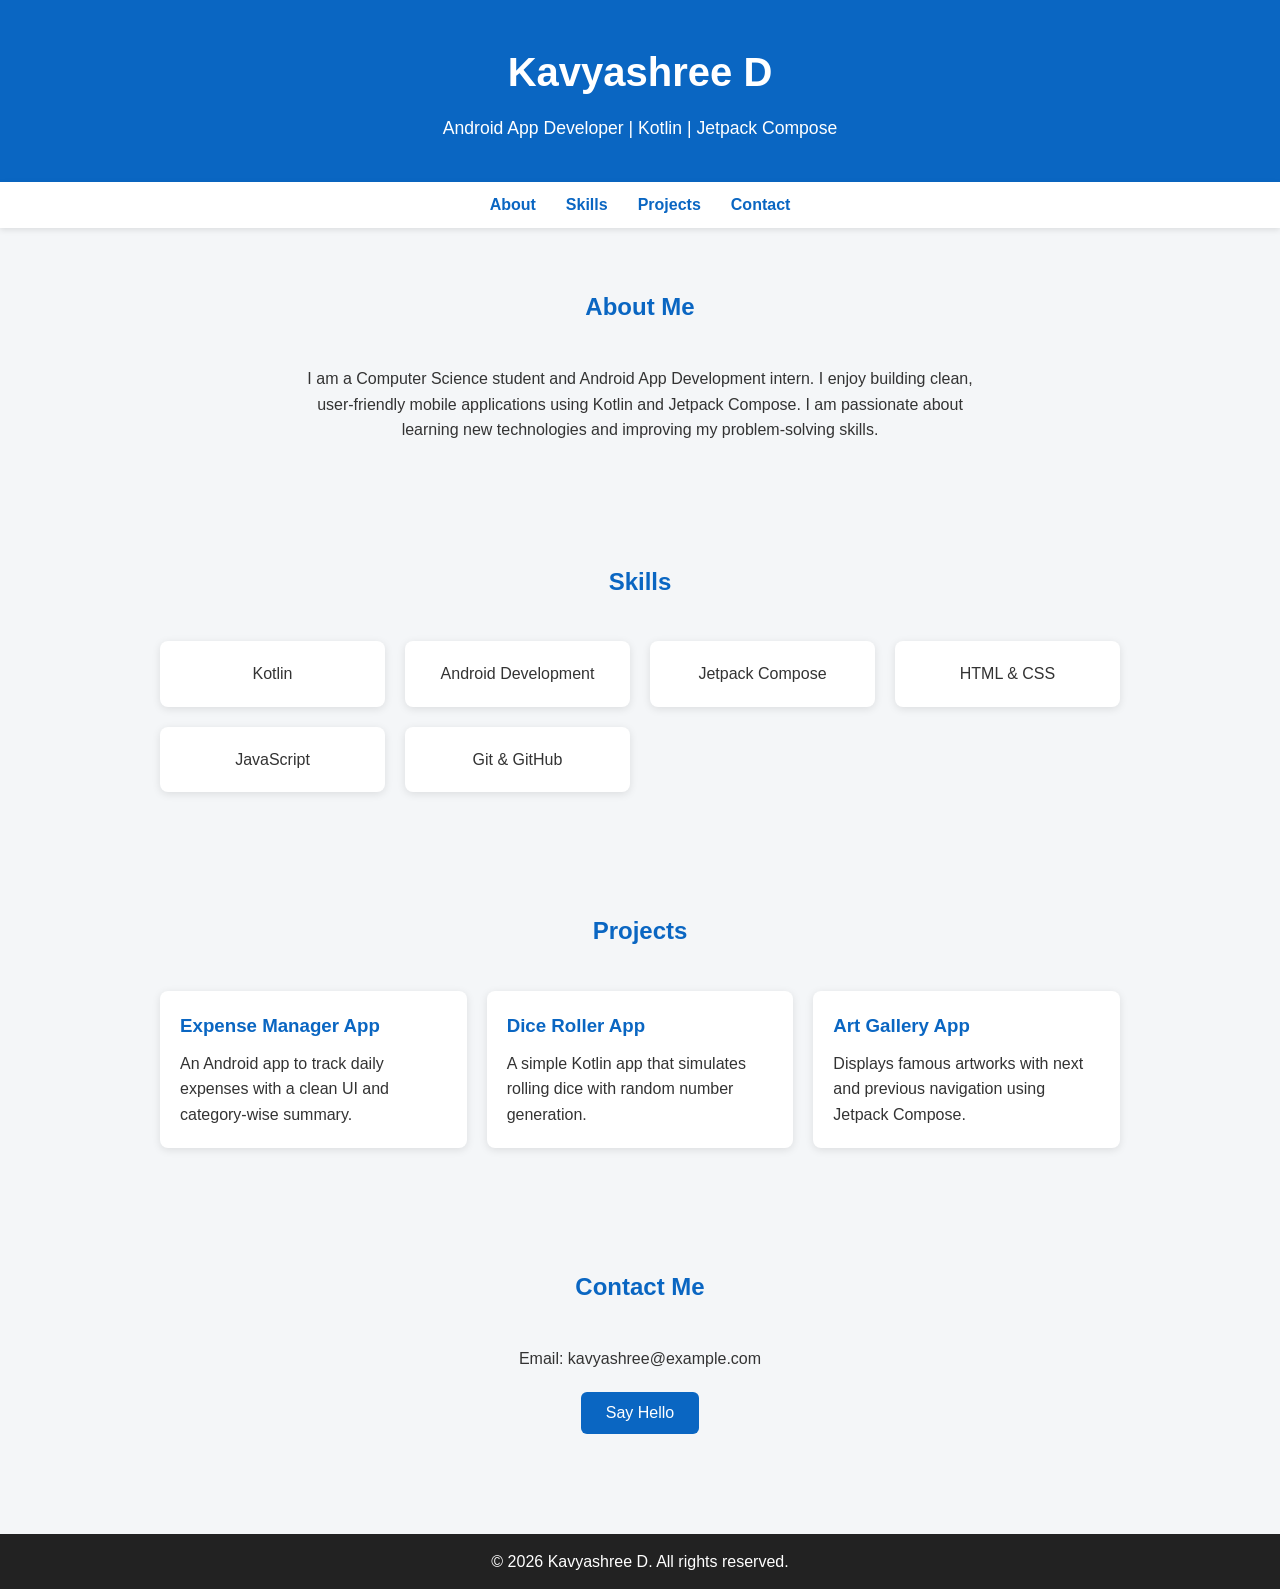
<file: porfolio.html>
<!DOCTYPE html>
<html lang="en">
<head>
  <meta charset="UTF-8" />
  <meta name="viewport" content="width=device-width, initial-scale=1.0" />
  <title>Kavyashree | Portfolio</title>
  <style>
    * {
      margin: 0;
      padding: 0;
      box-sizing: border-box;
      font-family: Arial, Helvetica, sans-serif;
    }

    body {
      line-height: 1.6;
      background: #f4f6f8;
      color: #333;
    }

    header {
      background: #0a66c2;
      color: #fff;
      padding: 40px 20px;
      text-align: center;
    }

    header h1 {
      font-size: 2.5rem;
    }

    header p {
      margin-top: 10px;
      font-size: 1.1rem;
    }

    nav {
      background: #fff;
      padding: 10px 0;
      box-shadow: 0 2px 6px rgba(0,0,0,0.1);
      position: sticky;
      top: 0;
      z-index: 100;
    }

    nav ul {
      display: flex;
      justify-content: center;
      list-style: none;
    }

    nav ul li {
      margin: 0 15px;
    }

    nav ul li a {
      text-decoration: none;
      color: #0a66c2;
      font-weight: bold;
    }

    section {
      padding: 60px 20px;
      max-width: 1000px;
      margin: auto;
    }

    section h2 {
      text-align: center;
      margin-bottom: 40px;
      color: #0a66c2;
    }

    .about p {
      text-align: center;
      max-width: 700px;
      margin: auto;
    }

    .skills {
      display: grid;
      grid-template-columns: repeat(auto-fit, minmax(200px, 1fr));
      gap: 20px;
    }

    .skill-card {
      background: #fff;
      padding: 20px;
      border-radius: 8px;
      box-shadow: 0 2px 8px rgba(0,0,0,0.1);
      text-align: center;
    }

    .projects {
      display: grid;
      grid-template-columns: repeat(auto-fit, minmax(280px, 1fr));
      gap: 20px;
    }

    .project-card {
      background: #fff;
      padding: 20px;
      border-radius: 8px;
      box-shadow: 0 2px 8px rgba(0,0,0,0.1);
    }

    .project-card h3 {
      margin-bottom: 10px;
      color: #0a66c2;
    }

    .contact {
      text-align: center;
    }

    .contact button {
      margin-top: 20px;
      padding: 12px 25px;
      border: none;
      background: #0a66c2;
      color: #fff;
      font-size: 1rem;
      border-radius: 6px;
      cursor: pointer;
    }

    footer {
      background: #222;
      color: #fff;
      text-align: center;
      padding: 15px 0;
      margin-top: 40px;
    }
  </style>
</head>
<body>

  <header>
    <h1>Kavyashree D</h1>
    <p>Android App Developer | Kotlin | Jetpack Compose</p>
  </header>

  <nav>
    <ul>
      <li><a href="#about">About</a></li>
      <li><a href="#skills">Skills</a></li>
      <li><a href="#projects">Projects</a></li>
      <li><a href="#contact">Contact</a></li>
    </ul>
  </nav>

  <section id="about" class="about">
    <h2>About Me</h2>
    <p>
      I am a Computer Science student and Android App Development intern.
      I enjoy building clean, user-friendly mobile applications using Kotlin
      and Jetpack Compose. I am passionate about learning new technologies
      and improving my problem-solving skills.
    </p>
  </section>

  <section id="skills">
    <h2>Skills</h2>
    <div class="skills">
      <div class="skill-card">Kotlin</div>
      <div class="skill-card">Android Development</div>
      <div class="skill-card">Jetpack Compose</div>
      <div class="skill-card">HTML & CSS</div>
      <div class="skill-card">JavaScript</div>
      <div class="skill-card">Git & GitHub</div>
    </div>
  </section>

  <section id="projects">
    <h2>Projects</h2>
    <div class="projects">
      <div class="project-card">
        <h3>Expense Manager App</h3>
        <p>
          An Android app to track daily expenses with a clean UI
          and category-wise summary.
        </p>
      </div>
      <div class="project-card">
        <h3>Dice Roller App</h3>
        <p>
          A simple Kotlin app that simulates rolling dice
          with random number generation.
        </p>
      </div>
      <div class="project-card">
        <h3>Art Gallery App</h3>
        <p>
          Displays famous artworks with next and previous navigation
          using Jetpack Compose.
        </p>
      </div>
    </div>
  </section>

  <section id="contact" class="contact">
    <h2>Contact Me</h2>
    <p>Email: kavyashree@example.com</p>
    <button onclick="showMessage()">Say Hello</button>
  </section>

  <footer>
    <p>© 2026 Kavyashree D. All rights reserved.</p>
  </footer>

  <script>
    function showMessage() {
      alert("Thank you for visiting my portfolio! 😊");
    }
  </script>

</body>
</html>
</file>
<file: css/style.css>
/* ==========================================================================
   PORTFOLIO STYLING — KAVYASHREE D
   Design Direction: Dark Navy / Charcoal with Sky Blue / Cyan Accents
   ========================================================================== */

:root {
  /* Color Palette */
  --bg-primary: #0B1120;
  --bg-secondary: #111827;
  --bg-card: rgba(17, 24, 39, 0.78);
  --bg-card-hover: rgba(23, 33, 53, 0.88);
  --bg-glass: rgba(11, 17, 32, 0.85);

  --accent-cyan: #38BDF8;
  --accent-dark: #0284C7;
  --accent-glow: rgba(56, 189, 248, 0.18);
  --accent-glow-strong: rgba(56, 189, 248, 0.35);

  --text-primary: #F8FAFC;
  --text-secondary: #94A3B8;
  --text-muted: #64748B;
  
  --border-subtle: rgba(148, 163, 184, 0.15);
  --border-accent: rgba(56, 189, 248, 0.4);

  /* Typography */
  --font-main: 'Inter', -apple-system, BlinkMacSystemFont, 'Segoe UI', Roboto, Helvetica, Arial, sans-serif;
  --font-mono: 'JetBrains Mono', 'Fira Code', 'Courier New', monospace;

  /* Layout & Spacing */
  --max-width: 1200px;
  --header-height: 72px;
  --radius-sm: 8px;
  --radius-md: 14px;
  --radius-lg: 20px;
  --radius-full: 9999px;

  /* Transitions */
  --transition-fast: 0.2s cubic-bezier(0.4, 0, 0.2, 1);
  --transition-normal: 0.3s cubic-bezier(0.4, 0, 0.2, 1);
  --transition-smooth: 0.4s cubic-bezier(0.16, 1, 0.3, 1);

  /* Shadows */
  --shadow-sm: 0 4px 12px rgba(0, 0, 0, 0.25);
  --shadow-md: 0 8px 24px rgba(0, 0, 0, 0.35);
  --shadow-lg: 0 16px 36px rgba(0, 0, 0, 0.45);
  --shadow-cyan: 0 8px 30px rgba(56, 189, 248, 0.15);
}

/* ==========================================================================
   CSS Reset & Base
   ========================================================================== */
*, *::before, *::after {
  margin: 0;
  padding: 0;
  box-sizing: border-box;
}

html {
  scroll-behavior: smooth;
  scroll-padding-top: calc(var(--header-height) + 20px);
}

body {
  font-family: var(--font-main);
  background-color: var(--bg-primary);
  color: var(--text-primary);
  line-height: 1.65;
  font-size: 16px;
  overflow-x: hidden;
  -webkit-font-smoothing: antialiased;
  -moz-osx-font-smoothing: grayscale;
  position: relative;
}

/* Background Ambient Lighting (fit for profile picture palette) */
body::before {
  content: '';
  position: fixed;
  top: 0;
  left: 0;
  width: 100vw;
  height: 100vh;
  pointer-events: none;
  z-index: -1;
  background: 
    radial-gradient(circle at 15% 15%, rgba(2, 132, 199, 0.12) 0%, transparent 45%),
    radial-gradient(circle at 85% 25%, rgba(56, 189, 248, 0.09) 0%, transparent 50%),
    radial-gradient(circle at 50% 80%, rgba(15, 23, 42, 0.8) 0%, transparent 60%);
}

a {
  color: inherit;
  text-decoration: none;
  transition: color var(--transition-fast);
}

img {
  max-width: 100%;
  display: block;
  height: auto;
}

ul {
  list-style: none;
}

button {
  font-family: inherit;
  cursor: pointer;
  border: none;
  background: none;
}

/* Container */
.container {
  width: 100%;
  max-width: var(--max-width);
  margin: 0 auto;
  padding: 0 24px;
}

/* Section Header */
.section {
  padding: 96px 0;
  position: relative;
}

.section-header {
  text-align: center;
  max-width: 720px;
  margin: 0 auto 56px auto;
}

.section-tag {
  display: inline-flex;
  align-items: center;
  gap: 8px;
  padding: 6px 14px;
  font-size: 0.82rem;
  font-weight: 600;
  text-transform: uppercase;
  letter-spacing: 1.2px;
  color: var(--accent-cyan);
  background: rgba(56, 189, 248, 0.1);
  border: 1px solid rgba(56, 189, 248, 0.25);
  border-radius: var(--radius-full);
  margin-bottom: 14px;
}

.section-title {
  font-size: 2.25rem;
  font-weight: 800;
  letter-spacing: -0.02em;
  color: var(--text-primary);
  margin-bottom: 14px;
}

.section-subtitle {
  font-size: 1.05rem;
  color: var(--text-secondary);
  line-height: 1.6;
}

/* ==========================================================================
   Navigation Bar (Sticky & Glassmorphic)
   ========================================================================== */
.navbar {
  position: sticky;
  top: 0;
  width: 100%;
  height: var(--header-height);
  background: var(--bg-glass);
  backdrop-filter: blur(16px);
  -webkit-backdrop-filter: blur(16px);
  border-bottom: 1px solid var(--border-subtle);
  z-index: 1000;
  transition: background-color var(--transition-normal), border-color var(--transition-normal);
}

.navbar.scrolled {
  background: rgba(11, 17, 32, 0.95);
  box-shadow: 0 4px 20px rgba(0, 0, 0, 0.4);
}

.nav-container {
  display: flex;
  align-items: center;
  justify-content: space-between;
  height: 100%;
}

.logo {
  display: flex;
  align-items: center;
  gap: 10px;
  font-size: 1.25rem;
  font-weight: 800;
  letter-spacing: 0.05em;
  color: var(--text-primary);
}

.logo-badge {
  color: var(--accent-cyan);
  font-size: 1.1rem;
}

.logo:hover .logo-text {
  color: var(--accent-cyan);
}

.logo-text {
  transition: color var(--transition-fast);
}

.nav-links {
  display: flex;
  align-items: center;
  gap: 28px;
}

.nav-link {
  font-size: 0.92rem;
  font-weight: 500;
  color: var(--text-secondary);
  position: relative;
  padding: 6px 2px;
  transition: color var(--transition-fast);
}

.nav-link::after {
  content: '';
  position: absolute;
  bottom: 0;
  left: 0;
  width: 0;
  height: 2px;
  background: var(--accent-cyan);
  transition: width var(--transition-normal);
  border-radius: var(--radius-full);
}

.nav-link:hover,
.nav-link.active {
  color: var(--text-primary);
}

.nav-link.active::after {
  width: 100%;
}

/* Mobile Toggle */
.mobile-toggle {
  display: none;
  flex-direction: column;
  justify-content: space-between;
  width: 26px;
  height: 20px;
  background: transparent;
  cursor: pointer;
  z-index: 1100;
  border: none;
  padding: 0;
}

.mobile-toggle span {
  width: 100%;
  height: 2px;
  background-color: var(--text-primary);
  border-radius: 2px;
  transition: transform var(--transition-normal), opacity var(--transition-normal);
}

.mobile-toggle.active span:nth-child(1) {
  transform: translateY(9px) rotate(45deg);
}

.mobile-toggle.active span:nth-child(2) {
  opacity: 0;
}

.mobile-toggle.active span:nth-child(3) {
  transform: translateY(-9px) rotate(-45deg);
}

/* ==========================================================================
   Hero Section
   ========================================================================== */
.hero-section {
  padding: 60px 0 90px 0;
  min-height: calc(100vh - var(--header-height));
  display: flex;
  align-items: center;
}

.hero-grid {
  display: grid;
  grid-template-columns: 1.15fr 0.85fr;
  align-items: center;
  gap: 48px;
}

.hero-greeting {
  font-size: 1.15rem;
  font-weight: 500;
  color: var(--accent-cyan);
  display: inline-flex;
  align-items: center;
  gap: 8px;
  margin-bottom: 8px;
}

.hero-title {
  font-size: 3.5rem;
  font-weight: 800;
  line-height: 1.1;
  letter-spacing: -0.025em;
  color: var(--text-primary);
  margin-bottom: 12px;
}

.hero-role {
  font-size: 1.6rem;
  font-weight: 600;
  color: var(--accent-cyan);
  margin-bottom: 22px;
  display: flex;
  align-items: center;
  gap: 12px;
}

.hero-role::after {
  content: '';
  display: inline-block;
  width: 48px;
  height: 2px;
  background: var(--accent-cyan);
  opacity: 0.6;
}

.hero-summary {
  font-size: 1.05rem;
  color: var(--text-secondary);
  line-height: 1.75;
  margin-bottom: 32px;
  max-width: 620px;
}

.hero-cta {
  display: flex;
  flex-wrap: wrap;
  align-items: center;
  gap: 16px;
  margin-bottom: 36px;
}

/* Buttons */
.btn {
  display: inline-flex;
  align-items: center;
  justify-content: center;
  gap: 10px;
  padding: 13px 26px;
  font-size: 0.95rem;
  font-weight: 600;
  border-radius: var(--radius-md);
  transition: all var(--transition-normal);
  text-decoration: none;
  cursor: pointer;
}

.btn-primary {
  background: linear-gradient(135deg, var(--accent-dark) 0%, var(--accent-cyan) 100%);
  color: #0B1120;
  font-weight: 700;
  box-shadow: 0 4px 18px rgba(56, 189, 248, 0.3);
}

.btn-primary:hover {
  transform: translateY(-2px);
  box-shadow: 0 8px 26px rgba(56, 189, 248, 0.45);
  color: #0B1120;
}

.btn-outline {
  background: rgba(17, 24, 39, 0.6);
  border: 1px solid var(--border-accent);
  color: var(--text-primary);
  backdrop-filter: blur(8px);
}

.btn-outline:hover {
  background: rgba(56, 189, 248, 0.12);
  border-color: var(--accent-cyan);
  color: var(--accent-cyan);
  transform: translateY(-2px);
}

/* Social Links */
.social-links {
  display: flex;
  align-items: center;
  gap: 14px;
}

.social-icon-btn {
  width: 44px;
  height: 44px;
  border-radius: 50%;
  display: flex;
  align-items: center;
  justify-content: center;
  background: var(--bg-card);
  border: 1px solid var(--border-subtle);
  color: var(--text-secondary);
  font-size: 1.1rem;
  transition: all var(--transition-fast);
}

.social-icon-btn:hover {
  color: var(--accent-cyan);
  border-color: var(--accent-cyan);
  background: rgba(56, 189, 248, 0.1);
  transform: translateY(-3px);
  box-shadow: 0 4px 14px rgba(56, 189, 248, 0.2);
}

/* Hero Profile Visual */
.hero-image-wrapper {
  position: relative;
  display: flex;
  justify-content: center;
  align-items: center;
}

.hero-profile-card {
  position: relative;
  width: 340px;
  height: 420px;
  border-radius: var(--radius-lg);
  padding: 8px;
  background: linear-gradient(145deg, rgba(56, 189, 248, 0.3) 0%, rgba(2, 132, 199, 0.1) 50%, rgba(17, 24, 39, 0.8) 100%);
  box-shadow: 0 20px 40px rgba(0, 0, 0, 0.6), 0 0 40px rgba(56, 189, 248, 0.15);
  transition: transform var(--transition-smooth);
}

.hero-profile-card:hover {
  transform: translateY(-6px);
}

.hero-profile-inner {
  width: 100%;
  height: 100%;
  border-radius: calc(var(--radius-lg) - 4px);
  overflow: hidden;
  position: relative;
  background-color: var(--bg-secondary);
}

.hero-profile-img {
  width: 100%;
  height: 100%;
  object-fit: cover;
  object-position: center 20%;
  filter: contrast(1.04) brightness(0.98);
  transition: transform var(--transition-smooth);
}

.hero-profile-card:hover .hero-profile-img {
  transform: scale(1.03);
}

/* Floating Tech Badges */
.floating-badge {
  position: absolute;
  display: flex;
  align-items: center;
  gap: 10px;
  padding: 10px 16px;
  background: rgba(17, 24, 39, 0.9);
  border: 1px solid var(--border-subtle);
  border-radius: var(--radius-md);
  box-shadow: var(--shadow-md);
  backdrop-filter: blur(12px);
  z-index: 2;
  font-size: 0.84rem;
  font-weight: 600;
  color: var(--text-primary);
  animation: float 4s ease-in-out infinite alternate;
}

.floating-badge i {
  color: var(--accent-cyan);
  font-size: 1.1rem;
}

.badge-backend {
  top: 30px;
  left: -24px;
  animation-delay: 0s;
}

.badge-ai {
  bottom: 40px;
  right: -20px;
  animation-delay: 1.8s;
}

@keyframes float {
  0% { transform: translateY(0px); }
  100% { transform: translateY(-8px); }
}

/* ==========================================================================
   About Me Section
   ========================================================================== */
.about-grid {
  display: grid;
  grid-template-columns: 0.85fr 1.15fr;
  gap: 56px;
  align-items: center;
}

.about-img-box {
  position: relative;
  max-width: 380px;
  margin: 0 auto;
}

.about-img-frame {
  width: 100%;
  aspect-ratio: 4 / 5;
  border-radius: var(--radius-lg);
  overflow: hidden;
  border: 1px solid var(--border-subtle);
  background: var(--bg-secondary);
  box-shadow: var(--shadow-md);
  position: relative;
}

.about-img-frame img {
  width: 100%;
  height: 100%;
  object-fit: cover;
  object-position: center 18%;
  transform: scale(1.12);
  transform-origin: center 22%;
  transition: transform var(--transition-smooth);
}

.about-experience-pill {
  position: absolute;
  bottom: -16px;
  right: -16px;
  background: var(--bg-card);
  border: 1px solid var(--border-accent);
  padding: 12px 20px;
  border-radius: var(--radius-md);
  box-shadow: var(--shadow-cyan);
  backdrop-filter: blur(12px);
  display: flex;
  align-items: center;
  gap: 12px;
}

.about-experience-pill .pill-number {
  font-size: 1.5rem;
  font-weight: 800;
  color: var(--accent-cyan);
  line-height: 1;
}

.about-experience-pill .pill-text {
  font-size: 0.8rem;
  font-weight: 600;
  color: var(--text-secondary);
  line-height: 1.25;
}

.about-content {
  display: flex;
  flex-direction: column;
  gap: 20px;
}

.about-lead {
  font-size: 1.25rem;
  font-weight: 600;
  color: var(--text-primary);
  line-height: 1.5;
}

.about-text {
  font-size: 1.02rem;
  color: var(--text-secondary);
  line-height: 1.8;
}

.about-highlights {
  display: grid;
  grid-template-columns: repeat(2, 1fr);
  gap: 16px;
  margin-top: 12px;
}

.highlight-item {
  display: flex;
  align-items: flex-start;
  gap: 12px;
  background: var(--bg-card);
  border: 1px solid var(--border-subtle);
  padding: 14px 16px;
  border-radius: var(--radius-md);
}

.highlight-item i {
  color: var(--accent-cyan);
  font-size: 1.15rem;
  margin-top: 2px;
}

.highlight-item h4 {
  font-size: 0.92rem;
  font-weight: 700;
  color: var(--text-primary);
  margin-bottom: 2px;
}

.highlight-item p {
  font-size: 0.82rem;
  color: var(--text-secondary);
  line-height: 1.4;
}

/* ==========================================================================
   Footer
   ========================================================================== */
.footer {
  background: #070B15;
  border-top: 1px solid var(--border-subtle);
  padding: 48px 0 32px 0;
  text-align: center;
  position: relative;
}

.footer-content {
  display: flex;
  flex-direction: column;
  align-items: center;
  gap: 20px;
}

.footer-logo {
  font-size: 1.4rem;
  font-weight: 800;
  letter-spacing: 0.05em;
  color: var(--text-primary);
}

.footer-role {
  color: var(--accent-cyan);
  font-weight: 500;
  font-size: 0.95rem;
  margin-top: -12px;
}

.footer-socials {
  display: flex;
  gap: 14px;
}

.footer-copyright {
  font-size: 0.88rem;
  color: var(--text-muted);
  border-top: 1px solid rgba(148, 163, 184, 0.08);
  padding-top: 24px;
  width: 100%;
}
</file>
<file: css/components.css>
/* ==========================================================================
   COMPONENTS STYLING — KAVYASHREE D
   Education, Toolkit, Experience, Projects, Certifications, Contact Form
   ========================================================================== */

/* ==========================================================================
   1. Education Timeline
   ========================================================================== */
.education-timeline {
  position: relative;
  max-width: 860px;
  margin: 0 auto;
  padding-left: 36px;
}

.education-timeline::before {
  content: '';
  position: absolute;
  top: 10px;
  bottom: 10px;
  left: 11px;
  width: 2px;
  background: linear-gradient(180deg, var(--accent-cyan) 0%, rgba(56, 189, 248, 0.2) 100%);
}

.timeline-card {
  position: relative;
  background: var(--bg-card);
  border: 1px solid var(--border-subtle);
  border-radius: var(--radius-md);
  padding: 24px 28px;
  margin-bottom: 32px;
  box-shadow: var(--shadow-sm);
  transition: transform var(--transition-normal), border-color var(--transition-normal), box-shadow var(--transition-normal);
}

.timeline-card:last-child {
  margin-bottom: 0;
}

.timeline-card:hover {
  transform: translateX(6px);
  border-color: var(--border-accent);
  box-shadow: var(--shadow-cyan);
}

.timeline-node {
  position: absolute;
  top: 28px;
  left: -36px;
  width: 24px;
  height: 24px;
  border-radius: 50%;
  background: var(--bg-primary);
  border: 3px solid var(--accent-cyan);
  box-shadow: 0 0 12px var(--accent-glow-strong);
  display: flex;
  align-items: center;
  justify-content: center;
  z-index: 2;
}

.timeline-node-inner {
  width: 8px;
  height: 8px;
  border-radius: 50%;
  background: var(--accent-cyan);
}

.timeline-header {
  display: flex;
  justify-content: space-between;
  align-items: flex-start;
  flex-wrap: wrap;
  gap: 12px;
  margin-bottom: 10px;
}

.timeline-institute {
  font-size: 1.25rem;
  font-weight: 700;
  color: var(--text-primary);
}

.timeline-badge {
  display: inline-flex;
  align-items: center;
  gap: 6px;
  font-size: 0.82rem;
  font-weight: 600;
  color: var(--accent-cyan);
  background: rgba(56, 189, 248, 0.1);
  border: 1px solid rgba(56, 189, 248, 0.2);
  padding: 4px 12px;
  border-radius: var(--radius-full);
}

.timeline-degree {
  font-size: 1rem;
  font-weight: 500;
  color: var(--accent-cyan);
  margin-bottom: 10px;
}

.timeline-meta {
  display: flex;
  align-items: center;
  gap: 20px;
  flex-wrap: wrap;
  font-size: 0.88rem;
  color: var(--text-secondary);
  border-top: 1px solid rgba(148, 163, 184, 0.1);
  padding-top: 14px;
  margin-top: 12px;
}

.meta-item {
  display: inline-flex;
  align-items: center;
  gap: 8px;
}

.meta-item i {
  color: var(--accent-cyan);
}

.score-badge {
  display: inline-flex;
  align-items: center;
  gap: 6px;
  font-weight: 700;
  color: #38BDF8;
  background: rgba(56, 189, 248, 0.12);
  padding: 3px 10px;
  border-radius: var(--radius-sm);
  font-size: 0.85rem;
}

/* ==========================================================================
   2. Technical Skills — "My Toolkit"
   ========================================================================== */
.skills-grid {
  display: grid;
  grid-template-columns: repeat(auto-fill, minmax(270px, 1fr));
  gap: 24px;
}

.skill-category-card {
  background: var(--bg-card);
  border: 1px solid var(--border-subtle);
  border-radius: var(--radius-md);
  padding: 24px;
  box-shadow: var(--shadow-sm);
  transition: all var(--transition-normal);
  display: flex;
  flex-direction: column;
}

.skill-category-card:hover {
  transform: translateY(-4px);
  border-color: var(--border-accent);
  box-shadow: var(--shadow-cyan);
}

.skill-cat-header {
  display: flex;
  align-items: center;
  gap: 12px;
  margin-bottom: 18px;
  padding-bottom: 12px;
  border-bottom: 1px solid rgba(148, 163, 184, 0.1);
}

.skill-cat-icon {
  width: 40px;
  height: 40px;
  border-radius: var(--radius-sm);
  background: rgba(56, 189, 248, 0.1);
  border: 1px solid rgba(56, 189, 248, 0.25);
  display: flex;
  align-items: center;
  justify-content: center;
  color: var(--accent-cyan);
  font-size: 1.15rem;
}

.skill-cat-title {
  font-size: 1.05rem;
  font-weight: 700;
  color: var(--text-primary);
}

.skill-items {
  display: flex;
  flex-wrap: wrap;
  gap: 9px;
}

.skill-pill {
  display: inline-flex;
  align-items: center;
  gap: 7px;
  padding: 6px 12px;
  background: rgba(15, 23, 42, 0.7);
  border: 1px solid rgba(148, 163, 184, 0.14);
  border-radius: var(--radius-sm);
  font-size: 0.85rem;
  font-weight: 500;
  color: var(--text-primary);
  transition: all var(--transition-fast);
}

.skill-pill i {
  color: var(--accent-cyan);
  font-size: 0.95rem;
}

.skill-pill:hover {
  background: rgba(56, 189, 248, 0.12);
  border-color: var(--accent-cyan);
  color: var(--accent-cyan);
  transform: translateY(-2px);
}

/* ==========================================================================
   3. Experience / Internships Timeline
   ========================================================================== */
.experience-timeline {
  position: relative;
  max-width: 860px;
  margin: 0 auto;
  padding-left: 36px;
}

.experience-timeline::before {
  content: '';
  position: absolute;
  top: 10px;
  bottom: 10px;
  left: 11px;
  width: 2px;
  background: linear-gradient(180deg, var(--accent-cyan) 0%, rgba(56, 189, 248, 0.2) 100%);
}

.exp-card {
  position: relative;
  background: var(--bg-card);
  border: 1px solid var(--border-subtle);
  border-radius: var(--radius-md);
  padding: 28px;
  margin-bottom: 36px;
  box-shadow: var(--shadow-sm);
  transition: transform var(--transition-normal), border-color var(--transition-normal), box-shadow var(--transition-normal);
}

.exp-card:last-child {
  margin-bottom: 0;
}

.exp-card:hover {
  transform: translateX(6px);
  border-color: var(--border-accent);
  box-shadow: var(--shadow-cyan);
}

.exp-node {
  position: absolute;
  top: 32px;
  left: -36px;
  width: 24px;
  height: 24px;
  border-radius: 50%;
  background: var(--bg-primary);
  border: 3px solid var(--accent-cyan);
  box-shadow: 0 0 12px var(--accent-glow-strong);
  display: flex;
  align-items: center;
  justify-content: center;
  z-index: 2;
}

.exp-node-inner {
  width: 8px;
  height: 8px;
  border-radius: 50%;
  background: var(--accent-cyan);
}

.exp-header {
  margin-bottom: 14px;
}

.exp-role {
  font-size: 1.25rem;
  font-weight: 700;
  color: var(--text-primary);
  margin-bottom: 4px;
}

.exp-company {
  font-size: 1rem;
  font-weight: 600;
  color: var(--accent-cyan);
  display: inline-flex;
  align-items: center;
  gap: 8px;
}

.exp-list {
  margin-bottom: 18px;
}

.exp-list li {
  position: relative;
  padding-left: 20px;
  font-size: 0.95rem;
  color: var(--text-secondary);
  line-height: 1.65;
  margin-bottom: 10px;
}

.exp-list li::before {
  content: '▹';
  position: absolute;
  left: 0;
  color: var(--accent-cyan);
  font-size: 1.1rem;
  line-height: 1.4;
}

.exp-tech-tags {
  display: flex;
  flex-wrap: wrap;
  gap: 8px;
  padding-top: 14px;
  border-top: 1px solid rgba(148, 163, 184, 0.1);
  margin-bottom: 16px;
}

.exp-btn {
  display: inline-flex;
  align-items: center;
  gap: 8px;
  padding: 8px 16px;
  background: rgba(56, 189, 248, 0.1);
  border: 1px solid rgba(56, 189, 248, 0.3);
  border-radius: var(--radius-sm);
  color: var(--accent-cyan);
  font-size: 0.88rem;
  font-weight: 600;
  transition: all var(--transition-fast);
}

.exp-btn:hover {
  background: var(--accent-cyan);
  color: #0B1120;
  transform: translateY(-2px);
}

/* ==========================================================================
   4. Featured Projects & Filters
   ========================================================================== */
.project-filters {
  display: flex;
  justify-content: center;
  align-items: center;
  flex-wrap: wrap;
  gap: 12px;
  margin-bottom: 44px;
}

.filter-btn {
  padding: 10px 22px;
  background: var(--bg-card);
  border: 1px solid var(--border-subtle);
  border-radius: var(--radius-full);
  font-size: 0.9rem;
  font-weight: 600;
  color: var(--text-secondary);
  cursor: pointer;
  transition: all var(--transition-fast);
}

.filter-btn:hover {
  color: var(--text-primary);
  border-color: var(--border-accent);
}

.filter-btn.active {
  background: linear-gradient(135deg, var(--accent-dark) 0%, var(--accent-cyan) 100%);
  color: #0B1120;
  border-color: transparent;
  font-weight: 700;
  box-shadow: 0 4px 16px rgba(56, 189, 248, 0.3);
}

.projects-grid {
  display: grid;
  grid-template-columns: repeat(2, 1fr);
  gap: 32px;
}

.project-card {
  background: var(--bg-card);
  border: 1px solid var(--border-subtle);
  border-radius: var(--radius-lg);
  overflow: hidden;
  box-shadow: var(--shadow-sm);
  transition: transform var(--transition-normal), border-color var(--transition-normal), box-shadow var(--transition-normal), opacity var(--transition-normal);
  display: flex;
  flex-direction: column;
}

.project-card.hidden {
  display: none !important;
}

.project-card:hover {
  transform: translateY(-6px);
  border-color: var(--border-accent);
  box-shadow: var(--shadow-cyan);
}

.project-thumb-wrapper {
  position: relative;
  width: 100%;
  aspect-ratio: 16 / 9;
  overflow: hidden;
  background-color: var(--bg-secondary);
}

.project-thumb {
  width: 100%;
  height: 100%;
  object-fit: cover;
  object-position: center;
  transition: transform var(--transition-smooth);
}

.project-card:hover .project-thumb {
  transform: scale(1.05);
}

.project-body {
  padding: 26px 28px;
  display: flex;
  flex-direction: column;
  flex-grow: 1;
}

.project-categories {
  display: flex;
  flex-wrap: wrap;
  gap: 8px;
  margin-bottom: 12px;
}

.project-tag {
  font-size: 0.75rem;
  font-weight: 700;
  text-transform: uppercase;
  letter-spacing: 0.8px;
  color: var(--accent-cyan);
  background: rgba(56, 189, 248, 0.1);
  padding: 3px 10px;
  border-radius: var(--radius-full);
}

.project-title {
  font-size: 1.3rem;
  font-weight: 700;
  color: var(--text-primary);
  margin-bottom: 14px;
  line-height: 1.35;
}

.project-desc {
  font-size: 0.93rem;
  color: var(--text-secondary);
  line-height: 1.7;
  margin-bottom: 20px;
  flex-grow: 1;
}

.project-tech {
  display: flex;
  flex-wrap: wrap;
  gap: 8px;
  margin-bottom: 22px;
  padding-top: 14px;
  border-top: 1px solid rgba(148, 163, 184, 0.1);
}

.tech-badge {
  font-size: 0.8rem;
  font-weight: 500;
  color: var(--text-primary);
  background: rgba(15, 23, 42, 0.8);
  border: 1px solid rgba(148, 163, 184, 0.15);
  padding: 4px 10px;
  border-radius: var(--radius-sm);
}

.project-actions {
  display: flex;
  align-items: center;
  gap: 14px;
}

.project-btn {
  display: inline-flex;
  align-items: center;
  gap: 8px;
  padding: 9px 18px;
  font-size: 0.88rem;
  font-weight: 600;
  border-radius: var(--radius-sm);
  transition: all var(--transition-fast);
}

.project-btn-primary {
  background: rgba(56, 189, 248, 0.12);
  border: 1px solid rgba(56, 189, 248, 0.35);
  color: var(--accent-cyan);
}

.project-btn-primary:hover {
  background: var(--accent-cyan);
  color: #0B1120;
  transform: translateY(-2px);
}

/* ==========================================================================
   5. Certifications (Zero Raw URL in UI, Clickable Certificate Name)
   ========================================================================== */
.certifications-grid {
  display: grid;
  grid-template-columns: repeat(auto-fill, minmax(320px, 1fr));
  gap: 24px;
}

.cert-card {
  background: var(--bg-card);
  border: 1px solid var(--border-subtle);
  border-radius: var(--radius-md);
  padding: 24px;
  box-shadow: var(--shadow-sm);
  transition: all var(--transition-normal);
  display: flex;
  flex-direction: column;
  justify-content: space-between;
  position: relative;
}

.cert-card:hover {
  transform: translateY(-4px);
  border-color: var(--border-accent);
  box-shadow: var(--shadow-cyan);
}

.cert-header {
  display: flex;
  align-items: center;
  justify-content: space-between;
  margin-bottom: 14px;
}

.cert-provider {
  font-size: 0.85rem;
  font-weight: 700;
  text-transform: uppercase;
  letter-spacing: 1px;
  color: var(--accent-cyan);
  display: inline-flex;
  align-items: center;
  gap: 8px;
}

.cert-icon {
  color: var(--text-muted);
  font-size: 1.1rem;
}

/* Clickable Certificate Name */
.cert-name-link {
  font-size: 1.15rem;
  font-weight: 700;
  color: var(--text-primary);
  line-height: 1.4;
  cursor: pointer;
  display: inline-flex;
  align-items: center;
  gap: 8px;
  transition: color var(--transition-fast), transform var(--transition-fast);
  margin-bottom: 16px;
}

.cert-name-link:hover {
  color: var(--accent-cyan);
  transform: translateX(3px);
}

.cert-name-link i {
  font-size: 0.88rem;
  opacity: 0.7;
  transition: transform var(--transition-fast), opacity var(--transition-fast);
}

.cert-name-link:hover i {
  opacity: 1;
  transform: translate(2px, -2px);
}

.cert-footer {
  display: flex;
  align-items: center;
  justify-content: space-between;
  padding-top: 14px;
  border-top: 1px solid rgba(148, 163, 184, 0.1);
  font-size: 0.82rem;
  color: var(--text-muted);
}

.cert-status {
  display: inline-flex;
  align-items: center;
  gap: 6px;
  color: #38BDF8;
}

.cert-status::before {
  content: '';
  width: 6px;
  height: 6px;
  border-radius: 50%;
  background: #38BDF8;
}

/* ==========================================================================
   6. Contact ("Let's Connect")
   ========================================================================== */
.contact-grid {
  display: grid;
  grid-template-columns: 0.9fr 1.1fr;
  gap: 48px;
  align-items: flex-start;
}

.contact-info-panel {
  display: flex;
  flex-direction: column;
  gap: 20px;
}

.contact-lead {
  font-size: 1.25rem;
  font-weight: 700;
  color: var(--text-primary);
  line-height: 1.4;
}

.contact-desc {
  font-size: 0.98rem;
  color: var(--text-secondary);
  line-height: 1.7;
}

.contact-cards {
  display: flex;
  flex-direction: column;
  gap: 16px;
  margin-top: 8px;
}

.contact-card-item {
  display: flex;
  align-items: center;
  gap: 16px;
  background: var(--bg-card);
  border: 1px solid var(--border-subtle);
  padding: 16px 20px;
  border-radius: var(--radius-md);
  transition: all var(--transition-fast);
}

.contact-card-item:hover {
  border-color: var(--border-accent);
  transform: translateX(4px);
  background: var(--bg-card-hover);
}

.contact-icon-box {
  width: 44px;
  height: 44px;
  border-radius: var(--radius-sm);
  background: rgba(56, 189, 248, 0.1);
  border: 1px solid rgba(56, 189, 248, 0.25);
  display: flex;
  align-items: center;
  justify-content: center;
  color: var(--accent-cyan);
  font-size: 1.2rem;
  flex-shrink: 0;
}

.contact-meta-label {
  font-size: 0.78rem;
  font-weight: 600;
  text-transform: uppercase;
  color: var(--text-muted);
  letter-spacing: 0.8px;
}

.contact-meta-val {
  font-size: 0.95rem;
  font-weight: 600;
  color: var(--text-primary);
}

/* Contact Form */
.contact-form-card {
  background: var(--bg-card);
  border: 1px solid var(--border-subtle);
  border-radius: var(--radius-lg);
  padding: 36px;
  box-shadow: var(--shadow-sm);
}

.contact-form-title {
  font-size: 1.35rem;
  font-weight: 700;
  color: var(--text-primary);
  margin-bottom: 22px;
}

.form-group {
  margin-bottom: 20px;
}

.form-label {
  display: block;
  font-size: 0.88rem;
  font-weight: 600;
  color: var(--text-secondary);
  margin-bottom: 8px;
}

.form-input,
.form-textarea {
  width: 100%;
  padding: 13px 16px;
  background: rgba(11, 17, 32, 0.7);
  border: 1px solid var(--border-subtle);
  border-radius: var(--radius-sm);
  color: var(--text-primary);
  font-family: inherit;
  font-size: 0.95rem;
  transition: all var(--transition-fast);
}

.form-input:focus,
.form-textarea:focus {
  outline: none;
  border-color: var(--accent-cyan);
  box-shadow: 0 0 0 3px rgba(56, 189, 248, 0.15);
  background: rgba(11, 17, 32, 0.95);
}

.form-textarea {
  resize: vertical;
  min-height: 120px;
}

.form-submit-btn {
  width: 100%;
  padding: 14px 24px;
}

.form-status {
  margin-top: 16px;
  padding: 12px 16px;
  border-radius: var(--radius-sm);
  font-size: 0.9rem;
  font-weight: 500;
  display: none;
}

.form-status.success {
  display: block;
  background: rgba(16, 185, 129, 0.12);
  border: 1px solid rgba(16, 185, 129, 0.3);
  color: #34D399;
}

.form-status.error {
  display: block;
  background: rgba(239, 68, 68, 0.12);
  border: 1px solid rgba(239, 68, 68, 0.3);
  color: #F87171;
}
</file>
<file: css/responsive.css>
/* ==========================================================================
   RESPONSIVE DESIGN & ACCESSIBILITY — KAVYASHREE D
   Breakpoints: 1200px, 992px, 768px, 480px, 360px
   ========================================================================== */

/* Large Desktops */
@media (min-width: 1440px) {
  :root {
    --max-width: 1280px;
  }
  .hero-title {
    font-size: 3.75rem;
  }
}

/* Tablets & Small Laptops (<= 1024px) */
@media (max-width: 1024px) {
  .hero-grid {
    grid-template-columns: 1fr;
    text-align: center;
    gap: 56px;
  }

  .hero-greeting {
    justify-content: center;
  }

  .hero-role {
    justify-content: center;
  }

  .hero-summary {
    margin: 0 auto 32px auto;
  }

  .hero-cta {
    justify-content: center;
  }

  .social-links {
    justify-content: center;
  }

  .about-grid {
    grid-template-columns: 1fr;
    gap: 48px;
    text-align: center;
  }

  .about-highlights {
    text-align: left;
  }

  .about-experience-pill {
    right: 0;
  }

  .projects-grid {
    grid-template-columns: 1fr;
  }

  .contact-grid {
    grid-template-columns: 1fr;
  }
}

/* Mobile & Tablets (<= 768px) */
@media (max-width: 768px) {
  :root {
    --header-height: 64px;
  }

  .section {
    padding: 72px 0;
  }

  .section-header {
    margin-bottom: 40px;
  }

  .section-title {
    font-size: 1.85rem;
  }

  /* Mobile Navigation Menu */
  .mobile-toggle {
    display: flex;
  }

  .nav-links {
    position: fixed;
    top: var(--header-height);
    left: 0;
    width: 100%;
    height: calc(100vh - var(--header-height));
    background: rgba(11, 17, 32, 0.98);
    backdrop-filter: blur(20px);
    -webkit-backdrop-filter: blur(20px);
    flex-direction: column;
    align-items: center;
    justify-content: flex-start;
    padding: 40px 24px;
    gap: 20px;
    transform: translateY(-100%);
    opacity: 0;
    pointer-events: none;
    transition: transform var(--transition-smooth), opacity var(--transition-normal);
    overflow-y: auto;
    border-bottom: 1px solid var(--border-subtle);
  }

  .nav-links.active {
    transform: translateY(0);
    opacity: 1;
    pointer-events: all;
  }

  .nav-link {
    font-size: 1.15rem;
    padding: 10px 0;
  }

  /* Hero Section */
  .hero-title {
    font-size: 2.5rem;
  }

  .hero-role {
    font-size: 1.25rem;
  }

  .hero-profile-card {
    width: 290px;
    height: 360px;
  }

  .floating-badge {
    padding: 8px 12px;
    font-size: 0.78rem;
  }

  .badge-backend {
    top: 15px;
    left: -10px;
  }

  .badge-ai {
    bottom: 20px;
    right: -10px;
  }

  /* About Highlights */
  .about-highlights {
    grid-template-columns: 1fr;
  }

  /* Timelines (Education & Experience) */
  .education-timeline,
  .experience-timeline {
    padding-left: 28px;
  }

  .education-timeline::before,
  .experience-timeline::before {
    left: 8px;
  }

  .timeline-node,
  .exp-node {
    left: -28px;
    width: 20px;
    height: 20px;
  }

  .timeline-node-inner,
  .exp-node-inner {
    width: 6px;
    height: 6px;
  }

  .timeline-card,
  .exp-card {
    padding: 20px 18px;
  }

  .timeline-institute,
  .exp-role {
    font-size: 1.1rem;
  }

  /* Skills Grid */
  .skills-grid {
    grid-template-columns: 1fr;
  }

  /* Certifications */
  .certifications-grid {
    grid-template-columns: 1fr;
  }

  /* Contact Form */
  .contact-form-card {
    padding: 24px 20px;
  }
}

/* Small Mobile Phones (<= 480px) */
@media (max-width: 480px) {
  .hero-title {
    font-size: 2.15rem;
  }

  .hero-cta {
    flex-direction: column;
    width: 100%;
  }

  .hero-cta .btn {
    width: 100%;
  }

  .hero-profile-card {
    width: 260px;
    height: 330px;
  }

  .about-img-box {
    max-width: 280px;
  }

  .project-body {
    padding: 20px 18px;
  }

  .project-actions {
    flex-direction: column;
  }

  .project-actions .project-btn {
    width: 100%;
    justify-content: center;
  }
}

/* Extra Small Devices (360px - 390px) */
@media (max-width: 390px) {
  .container {
    padding: 0 16px;
  }

  .hero-title {
    font-size: 1.95rem;
  }

  .hero-profile-card {
    width: 240px;
    height: 300px;
  }

  .timeline-card,
  .exp-card {
    padding: 16px 14px;
  }
}

/* Reduced Motion Preference for Accessibility */
@media (prefers-reduced-motion: reduce) {
  *,
  *::before,
  *::after {
    animation-duration: 0.01ms !important;
    animation-iteration-count: 1 !important;
    transition-duration: 0.01ms !important;
    scroll-behavior: auto !important;
  }

  .floating-badge {
    animation: none;
  }
}
</file>
